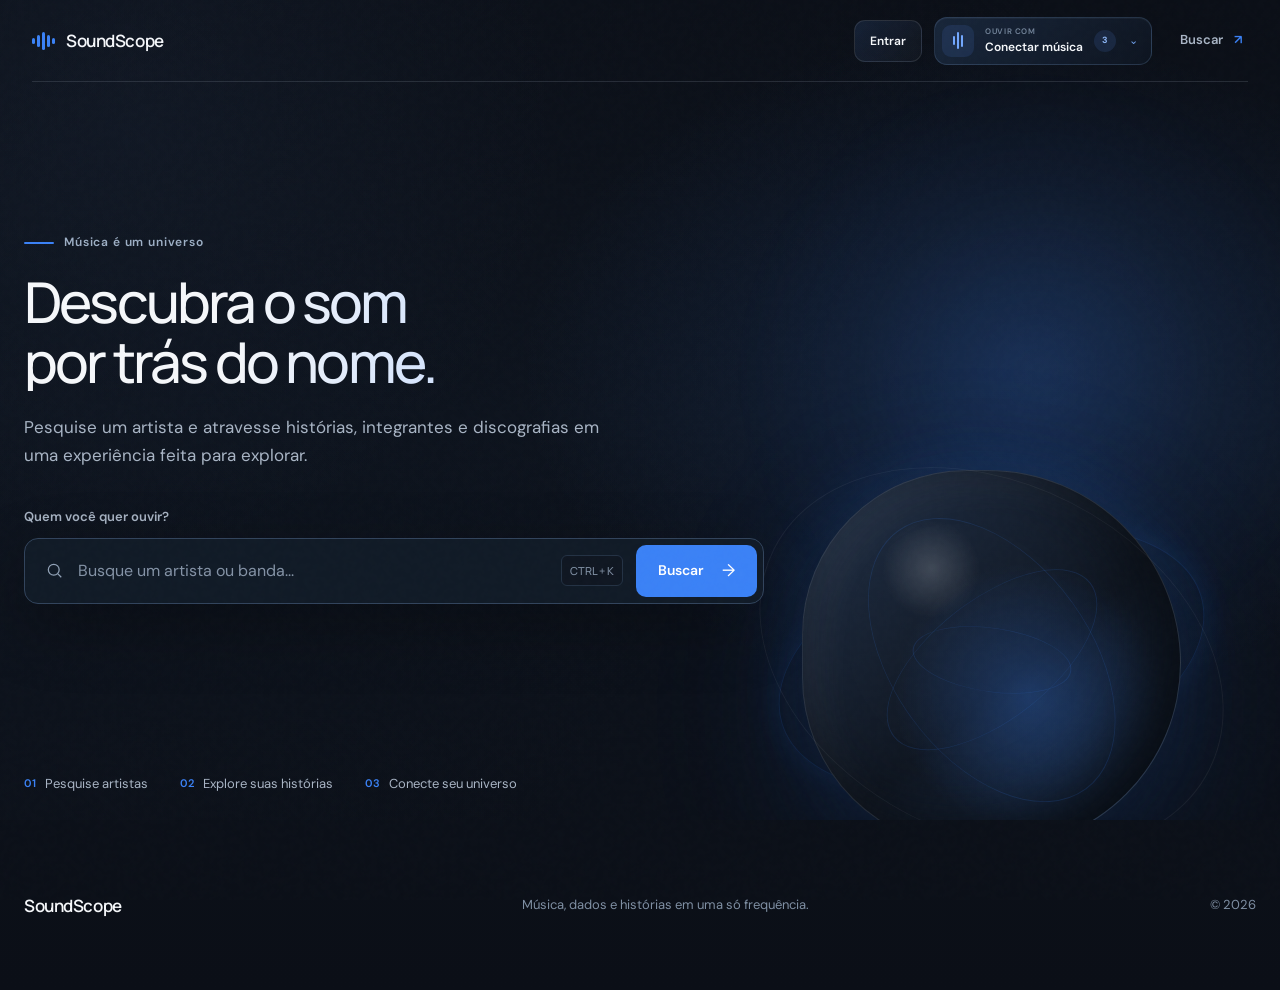
<file: frontend/index.html>
<!doctype html>
<html lang="pt-BR">
<head>
  <meta charset="UTF-8">
  <meta name="viewport" content="width=device-width,initial-scale=1,viewport-fit=cover">
  <meta name="description" content="SoundScope — histórias, integrantes e discografias de artistas que marcaram a música.">
  <meta name="theme-color" content="#0b0f17">
  <title>SoundScope</title>
  <link rel="preconnect" href="https://fonts.googleapis.com">
  <link rel="preconnect" href="https://fonts.gstatic.com" crossorigin>
  <link href="https://fonts.googleapis.com/css2?family=DM+Sans:wght@400;500;600&amp;family=Manrope:wght@400;500;600&amp;display=swap" rel="stylesheet">
  <link rel="stylesheet" href="css/styles.css">
  <link rel="stylesheet" href="css/motion.css">
  <link rel="stylesheet" href="css/performance.css">
  <link rel="stylesheet" href="css/providers.css">
  <link rel="stylesheet" href="css/ux.css">
  <link rel="stylesheet" href="css/accounts.css">
  <script src="js/spotify-auth.js" defer></script>
  <script src="js/spotify-catalog.js" defer></script>
  <script src="js/spotify-insights.js" defer></script>
  <script src="js/spotify-history.js" defer></script>
  <script src="js/spotify-orbit.js" defer></script>
  <script src="js/orbit-share.js" defer></script>
  <script src="js/discography.js" defer></script>
  <script src="js/story-mode.js" defer></script>
  <script src="js/app.js" defer></script>
  <script src="js/performance.js" defer></script>
  <script src="js/providers.js" defer></script>
  <script src="js/ux.js" defer></script>
  <script src="js/accounts-config.js" defer></script>
  <script src="js/accounts.js" defer></script>
  <link rel="icon" type="image/png" sizes="16x16" href="assets/favicon-16.png">
  <link rel="icon" type="image/png" sizes="32x32" href="assets/favicon-32.png">
  <link rel="icon" type="image/png" sizes="96x96" href="assets/favicon-96.png">
  <link rel="icon" type="image/png" sizes="192x192" href="assets/favicon-192.png">
  <link rel="icon" type="image/png" sizes="512x512" href="assets/soundscope-icon-512.png">
  <link rel="apple-touch-icon" sizes="180x180" href="assets/apple-touch-icon.png">
</head>
<body>
  <a class="skip-link" href="#conteudo">Ir para o conteúdo</a>
  <header class="topbar">
    <a class="brand" href="#inicio" aria-label="SoundScope, início"><span class="brand-mark" aria-hidden="true"><i></i><i></i><i></i><i></i><i></i></span>SoundScope</a>
    <nav class="scope-nav is-hidden" aria-label="Navegação principal"><a class="is-active" href="#inicio" aria-current="page">Descobrir</a><a class="nav-collection" href="#discografia">Discografia</a><a class="is-hidden" id="insights-nav" href="#meu-soundscope">Meu SoundScope</a></nav>
    <div class="topbar-actions">
      <button class="account-entry" id="account-entry" type="button" aria-haspopup="dialog"><span class="account-entry__guest">Entrar</span><span class="account-entry__user is-hidden"><b id="account-avatar">SS</b><span id="account-name">Minha conta</span></span></button>
      <button class="audio-hub" id="provider-switcher" type="button" aria-expanded="false" aria-controls="provider-panel">
        <span class="audio-hub__icon" aria-hidden="true"><i></i><i></i><i></i></span>
        <span class="audio-hub__copy"><small>Ouvir com</small><strong>Conectar música</strong></span>
        <span class="audio-hub__state" id="audio-hub-state" aria-hidden="true">3</span>
        <span class="audio-hub__chevron" aria-hidden="true">⌄</span>
      </button>
      <button class="spotify-button is-hidden" id="spotify-connect" type="button" aria-describedby="spotify-status"><svg viewBox="0 0 24 24" aria-hidden="true"><path d="M12 2a10 10 0 1 0 0 20 10 10 0 0 0 0-20Zm4.58 14.42a.62.62 0 0 1-.85.2c-2.34-1.43-5.28-1.75-8.74-.96a.62.62 0 1 1-.28-1.2c3.78-.87 7.03-.5 9.67 1.1.3.18.39.57.2.86Zm1.22-2.7a.77.77 0 0 1-1.06.26c-2.68-1.65-6.77-2.12-9.94-1.16a.77.77 0 1 1-.45-1.48c3.63-1.1 8.14-.57 11.2 1.31.37.23.48.7.25 1.06Zm.1-2.8C14.69 9 9.38 8.82 6.32 9.75a.93.93 0 1 1-.54-1.77c3.52-1.07 9.38-.86 13.07 1.33a.92.92 0 0 1-.94 1.6Z"/></svg><span>Conectar Spotify</span></button>
      <button class="spotify-disconnect is-hidden" id="spotify-disconnect" type="button"><span aria-hidden="true">✓</span> Spotify conectado</button>
      <button class="text-button" id="nav-search" type="button">Buscar <span aria-hidden="true">↗</span></button>
    </div>
    <p class="spotify-status" id="spotify-status" role="status" aria-live="polite"></p>
    <aside class="provider-panel is-hidden" id="provider-panel" aria-label="Plataformas de música">
      <header><div><small>SoundScope 2.1</small><strong>Suas plataformas</strong></div><button id="provider-close" type="button" aria-label="Fechar">×</button></header>
      <p>Conecte apenas os serviços que você usa. Cada dado mantém sua plataforma de origem.</p>
      <div class="provider-card provider-card--spotify"><span class="provider-icon">●</span><div><strong>Spotify</strong><small id="provider-spotify-state">Disponível</small></div><button id="provider-spotify-action" type="button">Conectar</button></div>
      <p class="provider-message" id="provider-message" role="status" aria-live="polite"></p>
    </aside>
  </header>

  <section class="account-modal is-hidden" id="account-modal" role="dialog" aria-modal="true" aria-labelledby="account-title">
    <div class="account-modal__backdrop" data-account-close></div>
    <div class="account-card">
      <button class="account-close" type="button" data-account-close aria-label="Fechar">×</button>
      <p class="kicker"><span></span> SoundScope Account</p>
      <h2 id="account-title">Seu universo.<br>Em qualquer lugar.</h2>
      <p class="account-lead">Crie sua identidade SoundScope para guardar descobertas, conectar plataformas e levar seu universo musical com você.</p>
      <div class="account-tabs" role="tablist"><button class="is-active" type="button" data-account-tab="login">Entrar</button><button type="button" data-account-tab="signup">Criar conta</button></div>
      <form class="account-form" id="account-login-form"><label>E-mail<input type="email" name="email" autocomplete="email" required placeholder="voce@email.com"></label><label>Senha<input type="password" name="password" autocomplete="current-password" required minlength="8" placeholder="••••••••"></label><button class="account-primary" type="submit">Entrar no SoundScope <span>→</span></button><button class="account-forgot" id="account-forgot" type="button">Esqueci minha senha</button></form>
      <form class="account-form is-hidden" id="account-signup-form"><label>Nome<input type="text" name="name" autocomplete="name" required maxlength="60" placeholder="Como vamos chamar você?"></label><label>Username<input type="text" name="username" autocomplete="username" required maxlength="30" pattern="[A-Za-z0-9._-]+" placeholder="@seuusername"></label><label>E-mail<input type="email" name="email" autocomplete="email" required placeholder="voce@email.com"></label><label>Senha<input type="password" name="password" autocomplete="new-password" required minlength="8" placeholder="Mínimo de 8 caracteres"></label><button class="account-primary" type="submit">Criar minha conta <span>→</span></button></form>
      <div class="account-divider account-divider--providers"><span>ou continue com</span></div><div class="account-social"><button type="button" data-account-provider="Google"><span class="account-provider-icon account-provider-icon--google" aria-hidden="true"><i></i><i></i><i></i><i></i></span><span>Continuar com Google</span></button></div><section class="account-recovery is-hidden" id="account-recovery"><p>Recupere o acesso à sua conta SoundScope.</p><form class="account-form" id="account-recovery-form"><label>E-mail<input type="email" name="email" autocomplete="email" required placeholder="voce@email.com"></label><button class="account-primary" type="submit">Enviar código <span>→</span></button></form></section><section class="account-reset is-hidden" id="account-reset"><p>Digite o código recebido e escolha uma nova senha.</p><form class="account-form" id="account-reset-form"><label>Código<input type="text" name="code" inputmode="numeric" autocomplete="one-time-code" required maxlength="8"></label><label>Nova senha<input type="password" name="password" autocomplete="new-password" required minlength="8"></label><button class="account-primary" type="submit">Definir nova senha <span>→</span></button></form></section><section class="account-confirm is-hidden" id="account-confirm"><p>Enviamos um código para o seu e-mail.</p><form class="account-form" id="account-confirm-form"><label>Código de confirmação<input type="text" name="code" inputmode="numeric" autocomplete="one-time-code" required maxlength="8" placeholder="Digite o código"></label><button class="account-primary" type="submit">Confirmar minha conta <span>→</span></button></form></section><p class="account-status" id="account-status" role="status" aria-live="polite"></p>
      <footer>SoundScope Account · identidade independente das suas plataformas musicais</footer>
    </div>
  </section>
  <aside class="account-menu is-hidden" id="account-menu" aria-label="Menu da conta"><div class="account-menu__identity"><b id="account-menu-avatar">SS</b><div><strong id="account-menu-name">SoundScope</strong><small id="account-menu-email"></small></div></div><button type="button" id="account-menu-profile">Meu perfil <span>→</span></button><button type="button" id="account-menu-platforms">Plataformas conectadas <span>→</span></button><button type="button" id="account-logout">Sair da conta <span>↗</span></button></aside>

  <main id="conteudo">
    <section class="home" id="inicio" aria-labelledby="hero-title">
      <div class="ambient" aria-hidden="true"></div>
      <div class="sound-orb" id="sound-orb" aria-hidden="true"><div class="orb-core"></div><i></i><i></i><i></i></div>
      <div class="home-copy">
        <p class="kicker"><span></span> Música é um universo</p>
        <h1 id="hero-title">Descubra o som<br>por trás do nome.</h1>
        <p>Pesquise um artista e atravesse histórias, integrantes e discografias em uma experiência feita para explorar.</p>
      </div>
      <div class="search-area">
        <p class="search-prompt">Quem você quer ouvir?</p>
        <form class="search" id="search-form" role="search" novalidate>
          <svg aria-hidden="true" viewBox="0 0 24 24"><circle cx="10.5" cy="10.5" r="6.5"></circle><path d="m15.5 15.5 4 4"></path></svg>
          <label class="sr-only" for="artist-input">Busque um artista ou banda</label>
          <input id="artist-input" name="artist" type="search" placeholder="Busque um artista ou banda..." autocomplete="off" maxlength="120" aria-describedby="form-message">
          <kbd aria-hidden="true">CTRL&nbsp;+&nbsp;K</kbd>
          <button id="search-button" type="submit"><span>Buscar</span><b aria-hidden="true">→</b></button>
        </form>
        <p class="form-message" id="form-message" role="alert" aria-live="polite"></p>
      </div>
      <div class="home-path" aria-label="Explore no SoundScope">
        <span><b>01</b> Pesquise artistas</span><span><b>02</b> Explore suas histórias</span><span><b>03</b> Conecte seu universo</span>
      </div>
    </section>

    <section class="loading is-hidden" id="loading-state" aria-live="polite" aria-label="Buscando artista">
      <div class="signal-loader" aria-hidden="true"><i></i><i></i><i></i><i></i><i></i></div>
      <p>Buscando artista</p><span>Sintonizando histórias, pessoas e lançamentos</span>
    </section>

    <section class="error-state is-hidden" id="error-state" role="alert" aria-live="assertive">
      <p class="kicker"><span></span> Sinal não encontrado</p><h2>Não conseguimos encontrar esse artista.</h2><p id="error-message"></p>
      <button class="outline-button" id="retry-search" type="button">Tentar outra busca <span>→</span></button>
    </section>

    <article class="artist is-hidden" id="result" aria-labelledby="artist-name" tabindex="-1">
      <header class="artist-hero">
        <div class="artist-photo"><img id="artist-image" alt="" src="assets/artist-placeholder.svg"><div></div></div>
        <div class="artist-intro">
          <p class="kicker"><span></span> Perfil do artista</p><h2 id="artist-name"></h2>
          <p class="artist-meta" id="artist-meta"></p><p class="artist-formed" id="artist-formed"></p>
        </div>
        <span class="vertical-note" aria-hidden="true">SOUNDSCOPE / ARQUIVO</span>
      </header>

      <nav class="artist-nav" aria-label="Seções do artista">
        <a href="#visao-geral" class="is-active">Visão geral</a><a href="#historia">A história</a><a href="#integrantes" id="members-nav">Integrantes</a><a href="#discografia" id="albums-nav">Discografia</a>
        <button id="new-search" type="button">Nova busca <span>⌕</span></button>
      </nav>

      <section class="story-entry" aria-labelledby="story-entry-title">
        <div><p>Experiência editorial</p><h3 id="story-entry-title">Story Mode</h3><span>Uma trajetória em registros.</span></div>
        <button id="story-mode-open" type="button" aria-expanded="false" aria-controls="story-mode">Explorar a história <b aria-hidden="true">→</b></button>
      </section>

      <section class="overview reveal" id="visao-geral" aria-labelledby="overview-title">
        <div class="section-index"><span>01</span><i></i><p>Visão geral</p></div>
        <div><h3 id="overview-title">Uma identidade<br>em frequências.</h3><dl class="facts" aria-label="Informações do artista">
          <div id="genre-fact"><dt>Gênero</dt><dd id="artist-genre"></dd></div><div id="country-fact"><dt>Origem</dt><dd id="artist-country"></dd></div><div id="year-fact"><dt>Desde</dt><dd id="artist-year"></dd></div>
        </dl></div>
      </section>

      <section class="story reveal" id="historia" aria-labelledby="story-title">
        <div class="section-index"><span>02</span><i></i><p>A história</p></div>
        <div class="story-layout"><h3 id="story-title">A história</h3><div class="biography-wrap" id="biography-wrap"><p id="artist-biography"></p><button class="read-more is-hidden" id="read-more" type="button" aria-expanded="false">Ler mais <span>↓</span></button></div></div>
      </section>

      <section class="members reveal" id="integrantes" aria-labelledby="members-title">
        <div class="section-heading"><div class="section-index"><span>03</span><i></i><p>Integrantes</p></div><div><h3 id="members-title">Por trás do som</h3><p>As pessoas que deram forma à identidade do artista.</p></div></div>
        <div class="members-list" id="artist-members"></div>
      </section>

      <section class="discography reveal" id="discografia" aria-labelledby="albums-title">
        <div class="section-heading"><div class="section-index"><span>04</span><i></i><p>Discografia</p></div><div><h3 id="albums-title">Discografia</h3><p id="timeline-range">Lançamentos em ordem cronológica</p></div></div>
        <div class="discography-filters" id="discography-filters" role="tablist" aria-label="Categorias da discografia"></div>
        <div class="timeline" id="artist-albums" tabindex="0" aria-label="Linha do tempo da discografia" role="tabpanel"></div>
        <button class="load-more is-hidden" id="albums-load-more" type="button">Carregar mais</button>
      </section>

      <button class="data-trigger" id="data-trigger" type="button" aria-expanded="false" aria-controls="data-panel"><span class="data-dot"></span> Fontes dos dados <b>+</b></button>
      <aside class="data-panel" id="data-panel" aria-hidden="true" aria-labelledby="data-title">
        <button id="data-close" type="button" aria-label="Fechar painel">×</button><p class="kicker">Sinal SoundScope</p><h3 id="data-title">Fontes dos dados</h3>
        <div><span>Fontes conectadas</span><strong id="source-names"></strong></div><div id="source-ids-wrap"><span>IDs de origem</span><code id="source-ids"></code></div>
        <small>Informações reunidas de múltiplas fontes musicais.</small>
      </aside><div class="panel-backdrop" id="panel-backdrop"></div>
    </article>

    <section class="story-mode is-hidden" id="story-mode" aria-hidden="true" aria-labelledby="story-mode-title" aria-modal="true" role="dialog">
      <header class="story-mode__bar"><a class="brand" href="#inicio" tabindex="-1">SoundScope</a><p data-story-progress aria-live="polite"></p><button data-story-close type="button">Fechar <span aria-hidden="true">×</span></button></header>
      <div data-story-content></div>
    </section>

    <section class="insights is-hidden" id="meu-soundscope" aria-labelledby="insights-title">
      <header class="insights-hero">
        <div><p class="kicker"><span></span> Meu SoundScope</p><h2 id="insights-title">Seu universo<br>musical.</h2><p>Uma leitura dos artistas e músicas que mais acompanharam você.</p></div>
        <a class="spotify-profile is-hidden" id="spotify-profile" target="_blank" rel="noopener noreferrer"><img id="spotify-profile-image" alt=""><span><small>Perfil Spotify</small><strong id="spotify-profile-name"></strong></span><b aria-hidden="true">↗</b></a>
      </header>
      <div class="period-selector" role="group" aria-label="Período dos dados">
        <button class="is-active" type="button" data-range="short_term" aria-pressed="true">4 semanas</button><button type="button" data-range="medium_term" aria-pressed="false">6 meses</button><button type="button" data-range="long_term" aria-pressed="false">Longo prazo</button>
      </div>
      <p class="insights-status" id="insights-status" role="status" aria-live="polite"></p>
      <section class="orbit-entry" aria-labelledby="orbit-entry-title">
        <div><p>Experiência 01</p><h3 id="orbit-entry-title">Minha Órbita</h3><span>Seu universo musical agora.</span></div>
        <button id="orbit-enter" type="button" aria-expanded="false" aria-controls="minha-orbita">Entrar na Minha Órbita <b aria-hidden="true">→</b></button>
      </section>
      <section class="orbit is-hidden" id="minha-orbita" aria-labelledby="orbit-title">
        <header><div><p>Mapa pessoal / <span data-orbit-range>4 semanas</span></p><h3 id="orbit-title">Seu universo musical,<br>navegável.</h3></div><button id="orbit-close" type="button">Fechar <span aria-hidden="true">×</span></button></header>
        <p class="sr-only" data-orbit-status role="status" aria-live="polite"></p>
        <div class="orbit-composition">
          <div class="orbit-stage" data-orbit-stage><div class="orbit-center" aria-hidden="true"><small>Meu</small><strong>Sound<br>Scope</strong></div></div>
          <aside class="orbit-panel" data-orbit-panel aria-live="polite"></aside>
        </div>
        <button class="orbit-share-trigger" id="orbit-share-open" type="button" aria-haspopup="dialog" aria-controls="orbit-share">Compartilhar minha órbita <span aria-hidden="true">↗</span></button>
        <p class="orbit-note">As linhas indicam apenas que estes artistas pertencem à sua órbita. A dimensão reflete a posição no ranking do período, não quantidade de audições.</p>
      </section>
      <section class="insights-section" aria-labelledby="top-artists-title"><div class="insights-heading"><p>01 / Afinidades</p><h3 id="top-artists-title">Artistas mais ouvidos</h3></div><div class="ranking" id="top-artists"></div></section>
      <section class="insights-section" aria-labelledby="top-tracks-title"><div class="insights-heading"><p>02 / Repertório</p><h3 id="top-tracks-title">Músicas mais ouvidas</h3></div><div class="ranking" id="top-tracks"></div></section>
      <section class="insights-section history-section" aria-labelledby="history-title">
        <div class="insights-heading history-heading"><p>03 / Histórico</p><div><h3 id="history-title">Últimas escutas</h3><button class="history-refresh" id="history-refresh" type="button">Atualizar</button></div></div>
        <p class="insights-status" id="history-status" role="status" aria-live="polite"></p>
        <div class="history" id="spotify-history"></div>
      </section>
    </section>
  </main>
  <section class="orbit-share is-hidden" id="orbit-share" role="dialog" aria-modal="true" aria-hidden="true" aria-labelledby="orbit-share-title" aria-describedby="orbit-share-description">
    <div class="orbit-share__backdrop" data-share-close></div>
    <div class="orbit-share__dialog">
      <header class="orbit-share__header">
        <div><p>SoundScope Share V1</p><h2 id="orbit-share-title">Sua órbita, pronta para compartilhar.</h2></div>
        <button class="orbit-share__close" type="button" data-share-close aria-label="Fechar preview">Fechar <span aria-hidden="true">×</span></button>
      </header>
      <div class="orbit-share__content">
        <div class="orbit-share__preview"><canvas width="1080" height="1920" data-share-canvas aria-label="Preview vertical da Minha Órbita"></canvas></div>
        <aside class="orbit-share__controls">
          <p id="orbit-share-description">A imagem é criada neste navegador com os artistas já carregados. Nenhum dado é enviado ao SoundScope.</p>
          <button type="button" data-share-generate>Gerar Story <span aria-hidden="true">→</span></button>
          <button type="button" data-share-download disabled>Baixar PNG <span aria-hidden="true">↓</span></button>
          <button type="button" data-share-share disabled>Compartilhar <span aria-hidden="true">↗</span></button>
          <p class="orbit-share__status" data-share-status role="status" aria-live="polite"></p>
        </aside>
      </div>
    </div>
  </section>
  <footer class="site-footer"><a class="brand" href="#inicio">SoundScope</a><p>Música, dados e histórias em uma só frequência.</p><span>© 2026</span></footer>
</body>
</html>
</file>
<file: frontend/css/styles.css>
:root{color-scheme:dark;--bg:#090a0c;--bg2:#0e1013;--surface:#14171b;--raised:#191d22;--text:#f2f3f4;--muted:#a5aab2;--faint:#707780;--line:rgba(255,255,255,.08);--accent:#628a9a;--accent-rgb:98,138,154;--max:1380px;--pad:max(24px,calc((100vw - var(--max))/2));--ease:cubic-bezier(.2,.7,.2,1)}
*{box-sizing:border-box}html{scroll-behavior:smooth;scroll-padding-top:80px}body{margin:0;overflow-x:hidden;background:var(--bg);color:var(--text);font-family:"DM Sans",sans-serif;-webkit-font-smoothing:antialiased}body:after{content:"";position:fixed;inset:0;z-index:50;pointer-events:none;opacity:.025;background-image:url("data:image/svg+xml,%3Csvg viewBox='0 0 150 150' xmlns='http://www.w3.org/2000/svg'%3E%3Cfilter id='n'%3E%3CfeTurbulence type='fractalNoise' baseFrequency='.9' numOctaves='3' stitchTiles='stitch'/%3E%3C/filter%3E%3Crect width='100%25' height='100%25' filter='url(%23n)'/%3E%3C/svg%3E")}button,input{font:inherit}button,a{color:inherit}button{cursor:pointer}a{text-decoration:none}img{display:block;max-width:100%}::selection{background:rgba(var(--accent-rgb),.45)}.is-hidden{display:none!important}.sr-only{position:absolute;width:1px;height:1px;padding:0;margin:-1px;overflow:hidden;clip:rect(0,0,0,0);white-space:nowrap;border:0}.skip-link{position:fixed;z-index:100;top:8px;left:8px;padding:10px 16px;background:var(--text);color:var(--bg);transform:translateY(-150%)}.skip-link:focus{transform:none}:focus-visible{outline:2px solid #7699a6;outline-offset:4px}
.topbar{position:absolute;z-index:10;top:0;left:50%;width:min(calc(100% - 48px),var(--max));height:92px;display:grid;grid-template-columns:1fr auto 1fr;align-items:center;border-bottom:1px solid var(--line);transform:translateX(-50%)}.brand{display:flex;align-items:center;gap:11px;width:max-content;font:600 15px Manrope,sans-serif;letter-spacing:-.02em}.brand-mark{height:18px;display:flex;align-items:center;gap:2px}.brand-mark i{width:2px;background:var(--accent)}.brand-mark i:nth-child(1),.brand-mark i:nth-child(5){height:6px}.brand-mark i:nth-child(2),.brand-mark i:nth-child(4){height:12px}.brand-mark i:nth-child(3){height:18px}.topbar nav{display:flex;gap:40px;color:var(--muted);font-size:12px}.topbar a:hover,.text-button:hover{color:var(--text)}.text-button{justify-self:end;padding:8px 0;border:0;background:none;color:var(--muted);font-size:12px}.text-button span{margin-left:8px;color:var(--accent)}
.home{position:relative;min-height:100svh;padding:130px var(--pad) 42px;display:flex;flex-direction:column;justify-content:center;overflow:hidden}.ambient{position:absolute;inset:0;background:radial-gradient(ellipse 55% 48% at 72% 49%,rgba(var(--accent-rgb),.095),transparent 70%),linear-gradient(110deg,transparent 55%,rgba(255,255,255,.012));pointer-events:none}.home-copy{position:relative;z-index:2;width:min(610px,55%);margin-top:-2vh}.kicker{display:flex;align-items:center;gap:10px;margin:0 0 26px;color:var(--muted);font-size:10px;font-weight:600;letter-spacing:.16em;text-transform:uppercase}.kicker span{width:26px;height:1px;background:var(--accent)}.home h1{margin:0;font:500 clamp(44px,5vw,64px)/1.04 Manrope,sans-serif;letter-spacing:-.055em}.home-copy>p:last-child{max-width:540px;margin:28px 0 0;color:var(--muted);font-size:17px;line-height:1.7}.sound-orb{position:absolute;z-index:1;top:50%;right:clamp(-40px,5vw,80px);width:min(42vw,550px);aspect-ratio:1;border-radius:50%;transform:translate3d(var(--orb-x,0),calc(-50% + var(--orb-y,0)),0);transition:transform 1.5s var(--ease),opacity .6s}.orb-core{position:absolute;inset:12%;border:1px solid rgba(255,255,255,.09);border-radius:46% 54% 52% 48%;background:radial-gradient(circle at 36% 28%,rgba(255,255,255,.14),transparent 14%),radial-gradient(circle at 62% 62%,rgba(var(--accent-rgb),.2),transparent 38%),linear-gradient(135deg,#181c20,#0c0e11 52%,#252c31);box-shadow:inset -25px -20px 60px #070809,inset 18px 15px 42px rgba(255,255,255,.035),0 45px 110px rgba(0,0,0,.45);animation:orb-breathe 12s ease-in-out infinite}.sound-orb:before,.sound-orb:after,.sound-orb i{content:"";position:absolute;inset:6%;border:1px solid rgba(var(--accent-rgb),.15);border-radius:50%;transform:rotate(-17deg) scaleY(.55)}.sound-orb:after{inset:1%;transform:rotate(27deg) scaleY(.72);border-color:rgba(255,255,255,.055)}.sound-orb i{inset:18%;transform:rotate(54deg) scaleY(.62)}.sound-orb i:nth-of-type(2){inset:25%;transform:rotate(-38deg) scaleY(.48)}.sound-orb i:nth-of-type(3){inset:34%;transform:rotate(8deg) scaleY(.4)}.home.is-searching .sound-orb{opacity:.2;transform:translate3d(var(--orb-x,0),calc(-50% + var(--orb-y,0)),0) scale(.78)}
.search-area{position:relative;z-index:3;width:min(710px,62%);margin-top:56px}.search-prompt{margin:0 0 12px;color:var(--faint);font-size:10px;font-weight:600;letter-spacing:.14em;text-transform:uppercase}.search{width:100%;min-width:0;height:68px;padding:6px 6px 6px 20px;display:flex;align-items:center;gap:13px;border:1px solid rgba(255,255,255,.13);background:rgba(20,23,27,.78);box-shadow:0 24px 70px rgba(0,0,0,.25);backdrop-filter:blur(18px);transition:border-color .25s,background .25s}.search:focus-within{border-color:rgba(var(--accent-rgb),.7);background:rgba(25,29,34,.9)}.search svg{width:20px;flex:0 0 20px;fill:none;stroke:var(--muted);stroke-width:1.5}.search input{min-width:0;width:100%;height:100%;padding:0;border:0;outline:0;background:transparent;color:var(--text);font-size:15px;white-space:nowrap}.search input::placeholder{color:#7f858d}.search kbd{flex:0 0 auto;padding:7px 8px;border:1px solid var(--line);color:var(--faint);background:rgba(255,255,255,.02);font:500 9px Manrope,sans-serif;white-space:nowrap}.search button{height:54px;flex:0 0 auto;padding:0 20px;border:0;display:flex;align-items:center;gap:18px;background:var(--text);color:var(--bg);font-size:12px;font-weight:600;transition:background .2s,transform .2s}.search button:hover{background:#d9e2e5;transform:translateY(-1px)}.search button:disabled{cursor:wait;opacity:.55}.search button b{font-size:17px;font-weight:400}.form-message{min-height:18px;margin:9px 0 0;color:#d6a3a3;font-size:12px}.home-foot{position:absolute;z-index:2;right:var(--pad);bottom:42px;display:flex;align-items:center;gap:14px;color:var(--faint);font-size:9px;letter-spacing:.13em;text-transform:uppercase}.home-foot i{width:40px;height:1px;background:var(--line)}
.loading{min-height:100svh;padding:120px 24px;display:flex;flex-direction:column;align-items:center;justify-content:center;background:radial-gradient(circle at center,rgba(var(--accent-rgb),.08),transparent 36%);text-align:center}.signal-loader{height:74px;display:flex;align-items:center;gap:7px}.signal-loader i{width:2px;height:15px;background:var(--accent);animation:signal 1.2s ease-in-out infinite}.signal-loader i:nth-child(2),.signal-loader i:nth-child(4){animation-delay:-.2s}.signal-loader i:nth-child(3){animation-delay:-.4s}.signal-loader i:nth-child(5){animation-delay:-.6s}.loading p{margin:20px 0 9px;font:500 14px Manrope,sans-serif;letter-spacing:.14em;text-transform:uppercase}.loading>span{color:var(--faint);font-size:12px}.error-state{min-height:85svh;width:min(650px,calc(100% - 48px));margin:auto;display:flex;flex-direction:column;align-items:flex-start;justify-content:center}.error-state h2{margin:0 0 20px;font:500 clamp(36px,5vw,58px)/1.08 Manrope,sans-serif;letter-spacing:-.05em}.error-state>p:not(.kicker){color:var(--muted);line-height:1.7}.outline-button{margin-top:25px;padding:14px 18px;border:1px solid var(--line);background:transparent;font-size:12px}.outline-button span{margin-left:20px;color:var(--accent)}
.artist{--artist-pad:var(--pad);position:relative}.artist-hero{position:relative;min-height:100svh;padding:120px var(--artist-pad) 9vh;display:flex;align-items:flex-end;overflow:hidden}.artist-photo{position:absolute;inset:0 0 0 34%;overflow:hidden;background:var(--surface)}.artist-photo img{width:100%;height:100%;object-fit:cover;object-position:center 28%;filter:saturate(.65) contrast(1.06);animation:image-in .9s var(--ease) both}.artist-photo>div{position:absolute;inset:0;background:linear-gradient(90deg,var(--bg) 0%,rgba(9,10,12,.7) 24%,transparent 66%),linear-gradient(0deg,var(--bg),transparent 30%),rgba(var(--accent-rgb),.035);mix-blend-mode:normal}.artist-intro{position:relative;z-index:2;max-width:900px}.artist-intro h2{max-width:950px;margin:0;font:500 clamp(48px,6vw,72px)/.98 Manrope,sans-serif;letter-spacing:-.06em;text-wrap:balance}.artist-meta{margin:30px 0 8px;color:#d7dade;font-size:15px}.artist-formed{margin:0;color:var(--muted);font-size:12px}.vertical-note{position:absolute;z-index:3;right:20px;top:50%;color:var(--faint);font-size:8px;letter-spacing:.22em;transform:rotate(90deg) translateX(50%)}.artist-nav{position:sticky;z-index:12;top:0;height:72px;padding:0 var(--artist-pad);display:flex;align-items:center;gap:34px;overflow-x:auto;border-bottom:1px solid var(--line);background:rgba(9,10,12,.88);backdrop-filter:blur(18px);scrollbar-width:none}.artist-nav a{position:relative;flex:0 0 auto;color:var(--muted);font-size:11px}.artist-nav a:hover,.artist-nav a.is-active{color:var(--text)}.artist-nav a.is-active:after{content:"";position:absolute;left:0;right:0;bottom:-28px;height:1px;background:var(--accent)}.artist-nav button{flex:0 0 auto;margin-left:auto;padding:10px 0;border:0;background:none;color:var(--muted);font-size:11px}.artist-nav button span{margin-left:8px;color:var(--accent)}
.overview,.story,.members,.discography{padding:130px var(--artist-pad);border-bottom:1px solid var(--line)}.overview{display:grid;grid-template-columns:220px 1fr;gap:40px;background:var(--bg2)}.section-index{display:flex;align-items:center;gap:14px;height:max-content;color:var(--faint);font-size:9px;letter-spacing:.15em;text-transform:uppercase}.section-index span{color:var(--accent)}.section-index i{width:30px;height:1px;background:var(--line)}.section-index p{margin:0}.overview h3,.section-heading h3,.story h3{margin:-8px 0 64px;font:500 clamp(32px,4vw,48px)/1.08 Manrope,sans-serif;letter-spacing:-.05em}.facts{display:grid;grid-template-columns:repeat(3,minmax(0,1fr));max-width:820px;margin:0;border-top:1px solid var(--line)}.facts div{min-width:0;padding:22px 20px 0 0}.facts div+div{padding-left:25px;border-left:1px solid var(--line)}.facts dt{margin-bottom:10px;color:var(--faint);font-size:9px;letter-spacing:.12em;text-transform:uppercase}.facts dd{margin:0;overflow-wrap:anywhere;font-size:14px}.story{display:grid;grid-template-columns:220px 1fr;gap:40px}.story-layout{display:grid;grid-template-columns:minmax(180px,1fr) minmax(300px,1.5fr);gap:clamp(40px,8vw,130px)}.story h3{margin:0}.biography-wrap{max-width:730px}.biography-wrap p{margin:0;color:#bec2c7;font-size:clamp(17px,1.5vw,19px);line-height:1.85;white-space:pre-line}.biography-wrap.is-collapsed p{display:-webkit-box;overflow:hidden;-webkit-box-orient:vertical;-webkit-line-clamp:9}.read-more{margin-top:28px;padding:0 0 7px;border:0;border-bottom:1px solid var(--line);background:none;font-size:11px}.read-more span{margin-left:8px;color:var(--accent)}.section-heading{display:grid;grid-template-columns:220px 1fr;gap:40px;margin-bottom:75px}.section-heading h3{margin:0 0 14px}.section-heading>div:last-child>p{margin:0;color:var(--muted);font-size:13px}.members{background:var(--bg2)}.members-list{border-top:1px solid var(--line)}.member{min-height:104px;padding:24px 8px;display:grid;grid-template-columns:70px minmax(0,1.5fr) minmax(0,1fr) auto;align-items:center;gap:18px;border-bottom:1px solid var(--line);transition:background .3s,padding .3s}.member:hover,.member:focus-within{padding-left:18px;padding-right:18px;background:rgba(var(--accent-rgb),.035)}.member__number{color:var(--accent);font-size:9px}.member h4{margin:0;font:500 clamp(18px,2vw,25px) Manrope,sans-serif;letter-spacing:-.03em}.member p,.member__status{margin:0;color:var(--muted);font-size:11px}.member__status:before{content:"";display:inline-block;width:5px;height:5px;margin:0 8px 1px 0;border:1px solid var(--accent);border-radius:50%}
.discography{overflow:hidden}.discography-filters{display:flex;gap:8px;margin:-34px 0 30px 260px;padding-bottom:8px;overflow-x:auto;scrollbar-width:thin}.discography-filter{flex:0 0 auto;padding:11px 16px;border:1px solid var(--line);border-radius:999px;background:transparent;color:var(--muted);font:500 11px Manrope,sans-serif;white-space:nowrap;transition:background .25s,color .25s,border-color .25s}.discography-filter span{margin-left:7px;color:var(--faint);font-size:9px}.discography-filter.is-active{border-color:rgba(var(--accent-rgb),.45);background:rgba(var(--accent-rgb),.08);color:var(--text)}.timeline{position:relative;display:flex;gap:clamp(28px,4vw,60px);margin-right:calc(var(--artist-pad) * -1);padding:32px var(--artist-pad) 34px 0;overflow-x:auto;scroll-snap-type:x proximity;scrollbar-color:var(--accent) var(--surface);scrollbar-width:thin}.timeline:before{content:"";position:absolute;top:12px;left:0;right:0;height:1px;background:var(--line)}.album{position:relative;flex:0 0 clamp(230px,24vw,330px);scroll-snap-align:start}.album:before{content:"";position:absolute;top:-23px;left:0;width:5px;height:5px;border-radius:50%;background:var(--accent);box-shadow:0 0 0 5px var(--bg)}.album__visual{position:relative;aspect-ratio:1;overflow:hidden;background:var(--surface);box-shadow:0 24px 55px rgba(0,0,0,.24);transition:transform .45s var(--ease),box-shadow .45s}.album:hover .album__visual,.album:focus-within .album__visual{transform:translateY(-8px) scale(1.015);box-shadow:0 35px 70px rgba(0,0,0,.4)}.album__visual img{width:100%;height:100%;object-fit:cover;transition:transform .6s var(--ease)}.album:hover img{transform:scale(1.025)}.album__placeholder{position:absolute;inset:0;padding:24px;display:flex;flex-direction:column;justify-content:space-between;background:radial-gradient(circle at 75% 18%,rgba(var(--accent-rgb),.2),transparent 40%),repeating-linear-gradient(125deg,transparent 0 16px,rgba(255,255,255,.012) 16px 17px),var(--surface)}.album__placeholder span{color:var(--faint);font-size:8px;letter-spacing:.17em;text-transform:uppercase}.album__placeholder strong{font:500 22px/1.1 Manrope,sans-serif}.album__year{margin:20px 0 8px;color:var(--accent);font-size:10px;letter-spacing:.12em}.album h4{margin:0;font-size:15px;font-weight:500;line-height:1.35}
.data-trigger{position:fixed;z-index:14;right:22px;bottom:22px;padding:11px 14px;border:1px solid var(--line);display:flex;align-items:center;gap:9px;background:rgba(20,23,27,.9);backdrop-filter:blur(14px);font-size:10px}.data-trigger b{margin-left:8px;color:var(--accent)}.data-dot{width:5px;height:5px;border-radius:50%;background:var(--accent)}.data-panel{position:fixed;z-index:31;top:0;right:0;width:min(430px,100%);height:100%;padding:80px 45px;display:flex;flex-direction:column;background:#111418;border-left:1px solid var(--line);transform:translateX(105%);transition:transform .45s var(--ease)}.data-panel.is-open{transform:none}.data-panel>button{position:absolute;top:24px;right:25px;width:36px;height:36px;border:1px solid var(--line);background:none;font-size:20px}.data-panel h3{margin:0 0 55px;font:500 32px Manrope,sans-serif;letter-spacing:-.04em}.data-panel>div{padding:22px 0;display:grid;grid-template-columns:1fr 1.3fr;border-top:1px solid var(--line)}.data-panel div span{color:var(--faint);font-size:10px}.data-panel strong,.data-panel code{font:500 12px/1.9 Manrope,sans-serif;overflow-wrap:anywhere}.data-panel small{margin-top:auto;color:var(--faint);line-height:1.6}.panel-backdrop{position:fixed;z-index:30;inset:0;visibility:hidden;background:rgba(0,0,0,.52);opacity:0;transition:opacity .35s,visibility .35s}.panel-backdrop.is-open{visibility:visible;opacity:1}.site-footer{min-height:170px;padding:50px var(--pad);display:flex;align-items:center;justify-content:space-between;color:var(--faint);font-size:10px}.site-footer .brand{color:var(--text)}
.reveal{opacity:0;transform:translateY(24px);transition:opacity .7s var(--ease),transform .7s var(--ease)}.reveal.is-visible{opacity:1;transform:none}@keyframes orb-breathe{50%{transform:rotate(3deg) scale(1.025);border-radius:52% 48% 45% 55%}}@keyframes signal{0%,100%{height:12px;opacity:.35}50%{height:58px;opacity:1}}@keyframes image-in{from{opacity:0;filter:blur(12px) saturate(.3);transform:scale(1.025)}}
@media(max-width:900px){.home-copy{width:62%}.sound-orb{right:-13vw;width:55vw;opacity:.8}.search-area{width:70%}.overview,.story,.section-heading{grid-template-columns:150px 1fr}.story-layout{display:block}.story h3{margin-bottom:40px}.artist-photo{left:18%}}
@media(max-width:640px){:root{--pad:20px}.topbar{width:calc(100% - 40px);height:72px;grid-template-columns:1fr auto}.topbar nav{display:none}.home{min-height:100svh;padding-top:105px;padding-bottom:28px;justify-content:center}.home-copy{width:100%;margin-top:-8vh}.home h1{font-size:clamp(40px,12vw,52px);line-height:1.07}.home-copy>p:last-child{max-width:350px;font-size:15px;line-height:1.6}.sound-orb{top:31%;right:-24vw;width:76vw;opacity:.28}.search-area{width:100%;margin-top:42px}.search{height:auto;min-height:62px;padding:5px 5px 5px 15px;gap:10px}.search kbd{display:none}.search input{font-size:14px}.search button{width:48px;height:50px;padding:0;justify-content:center}.search button span{position:absolute;width:1px;height:1px;overflow:hidden;clip:rect(0,0,0,0)}.home-foot{right:auto;left:var(--pad);bottom:22px}.home-foot span:last-child{display:none}.artist-hero{min-height:82svh;padding-top:100px}.artist-photo{inset:0}.artist-photo>div{background:linear-gradient(0deg,var(--bg) 0%,rgba(9,10,12,.22) 65%,rgba(9,10,12,.42))}.artist-intro h2{font-size:clamp(42px,13vw,60px)}.vertical-note{display:none}.artist-nav{gap:24px;padding-right:16px}.artist-nav button{margin-left:8px}.overview,.story,.members,.discography{padding-top:85px;padding-bottom:85px}.overview,.story,.section-heading{display:block}.section-index{margin-bottom:45px}.overview h3,.section-heading h3,.story h3{font-size:34px;margin-bottom:45px}.facts{grid-template-columns:1fr}.facts div,.facts div+div{padding:17px 0;border-left:0;border-bottom:1px solid var(--line)}.story-layout{display:block}.biography-wrap p{font-size:17px;line-height:1.72}.section-heading{margin-bottom:52px}.member{grid-template-columns:32px 1fr auto;gap:8px}.member p{grid-column:2}.member__status{grid-column:3;grid-row:1;max-width:85px;text-align:right}.discography-filters{margin:-22px 0 24px}.timeline{gap:20px}.album{flex-basis:76vw}.data-trigger{right:12px;bottom:12px}.data-panel{padding:70px 25px 30px}.site-footer{align-items:flex-start;flex-direction:column;gap:20px}.site-footer p{margin:0}.nav-collection{display:none}}
@media(max-width:380px){.home-copy{margin-top:-5vh}.home h1{font-size:39px}.home-copy>p:last-child{font-size:14px}.search input::placeholder{font-size:13px}.artist-nav{gap:19px}.artist-nav a{font-size:10px}}
@media(prefers-reduced-motion:reduce){html{scroll-behavior:auto}*,*:before,*:after{animation-duration:.01ms!important;animation-iteration-count:1!important;transition-duration:.01ms!important}.reveal{opacity:1;transform:none}.sound-orb{transform:translateY(-50%)}}

.topbar-actions{justify-self:end;display:flex;align-items:center;gap:14px}.spotify-button,.spotify-disconnect{padding:8px 11px;border:1px solid var(--line);background:transparent;color:var(--muted);font-size:10px}.spotify-button:hover,.spotify-disconnect:hover{color:var(--text);border-color:rgba(var(--accent-rgb),.6)}.spotify-status{position:absolute;right:0;top:70px;margin:0;color:var(--muted);font-size:9px}.spotify-button:disabled{cursor:wait;opacity:.65}
.album[role=button]{cursor:pointer}.album__spotify{min-height:18px;margin-top:12px;color:var(--faint);font-size:10px;line-height:1.5}.album__spotify a{display:inline-block;padding-bottom:3px;border-bottom:1px solid rgba(var(--accent-rgb),.5);color:#c6d4d9;letter-spacing:.02em}.album__spotify a:hover{color:var(--text);border-color:var(--accent)}
@media(max-width:640px){.topbar-actions .text-button{display:none}.topbar-actions{gap:6px}.spotify-status{top:74px;max-width:210px;text-align:right}}

/* Meu SoundScope */
.insights{padding:150px var(--pad);border-top:1px solid var(--line);background:var(--bg2)}
.insights-hero{display:grid;grid-template-columns:minmax(0,1fr) auto;align-items:end;gap:60px;padding-bottom:80px}
.insights-hero h2{margin:22px 0 25px;font:500 clamp(48px,7vw,88px)/.95 Manrope,sans-serif;letter-spacing:-.065em}
.insights-hero>div>p:last-child{max-width:530px;margin:0;color:var(--muted);font-size:16px;line-height:1.7}
.spotify-profile{min-width:260px;padding:18px 0;display:grid;grid-template-columns:52px 1fr auto;align-items:center;gap:16px;border-top:1px solid var(--line);border-bottom:1px solid var(--line)}
.spotify-profile img,.ranking-row img,.ranking__placeholder{width:52px;height:52px;display:block;object-fit:cover;background:var(--surface)}
.spotify-profile img{border-radius:50%}.spotify-profile small{display:block;margin-bottom:5px;color:var(--faint);font-size:8px;letter-spacing:.15em;text-transform:uppercase}.spotify-profile strong{font:500 13px Manrope,sans-serif}.spotify-profile b{color:var(--accent);font-weight:400}
.period-selector{display:flex;gap:0;width:max-content;max-width:100%;margin-bottom:18px;border:1px solid var(--line)}
.period-selector button{padding:14px 22px;border:0;border-right:1px solid var(--line);background:transparent;color:var(--muted);font-size:9px;letter-spacing:.11em;text-transform:uppercase;white-space:nowrap}.period-selector button:last-child{border-right:0}.period-selector button.is-active{background:var(--text);color:var(--bg)}
.insights-status{min-height:22px;margin:0;color:var(--muted);font-size:11px}.insights[aria-busy=true] .ranking{opacity:.45}.ranking{transition:opacity .2s}
.insights-section{padding-top:95px}.insights-heading{display:grid;grid-template-columns:220px 1fr;gap:40px;margin-bottom:45px}.insights-heading p{margin:10px 0 0;color:var(--faint);font-size:9px;letter-spacing:.15em;text-transform:uppercase}.insights-heading h3{margin:0;font:500 clamp(31px,4vw,48px)/1.1 Manrope,sans-serif;letter-spacing:-.05em;text-transform:uppercase}
.ranking{border-top:1px solid var(--line)}.ranking-row{min-height:92px;padding:14px 8px;display:grid;grid-template-columns:55px 52px minmax(0,1fr) auto;align-items:center;gap:22px;border-bottom:1px solid var(--line)}.ranking-row--artist{min-height:100px}.ranking__number{color:var(--accent);font-size:9px}.ranking-row h4{margin:0;font:500 clamp(16px,2vw,22px) Manrope,sans-serif;letter-spacing:-.025em}.ranking-row p{margin:6px 0 0;color:var(--muted);font-size:11px;overflow-wrap:anywhere}.ranking-row>a{padding-bottom:4px;border-bottom:1px solid rgba(var(--accent-rgb),.4);color:var(--muted);font-size:9px;white-space:nowrap}.ranking-empty{padding:35px 8px;border-bottom:1px solid var(--line);color:var(--muted);font-size:12px}
@media(max-width:640px){.insights{padding-top:100px;padding-bottom:100px}.insights-hero{display:block;padding-bottom:55px}.insights-hero h2{font-size:52px}.spotify-profile{min-width:0;margin-top:40px}.period-selector{width:100%;overflow-x:auto}.period-selector button{min-width:max-content;flex:1;padding:13px 14px}.insights-section{padding-top:68px}.insights-heading{display:block;margin-bottom:30px}.insights-heading p{margin-bottom:18px}.insights-heading h3{font-size:29px}.ranking-row{min-height:78px;padding:12px 0;grid-template-columns:28px 46px minmax(0,1fr);gap:12px}.ranking-row img,.ranking-row .ranking__placeholder{width:46px;height:46px}.ranking-row>a{grid-column:3;margin-top:-4px;width:max-content}.ranking-row--artist>a{grid-column:3}.ranking-row h4{font-size:16px}.ranking-row p{font-size:10px;line-height:1.5}}
.load-more{display:block;margin:8px auto 0;padding:10px 18px;border:1px solid var(--line);background:transparent;color:var(--text);font:500 11px/1 Manrope,sans-serif;letter-spacing:.08em;text-transform:uppercase;cursor:pointer}.album__type{margin:8px 0 0;color:var(--faint);font-size:9px;letter-spacing:.1em;text-transform:uppercase}

/* Últimas escutas */
.history-heading>div{display:flex;align-items:center;justify-content:space-between;gap:24px}.history-refresh{padding:8px 0;border:0;border-bottom:1px solid rgba(var(--accent-rgb),.5);background:transparent;color:var(--muted);font-size:10px;letter-spacing:.08em;text-transform:uppercase}.history-refresh:disabled{cursor:wait;opacity:.5}.history[aria-busy=true]{opacity:.45}.history{transition:opacity .2s}.history-day{margin-top:42px}.history-day h4{margin:0;padding:0 8px 15px;border-bottom:1px solid var(--line);color:var(--muted);font-size:10px;font-weight:500;letter-spacing:.15em}.history-row{min-width:0;min-height:86px;padding:13px 8px;display:grid;grid-template-columns:55px 52px minmax(0,1fr) auto;align-items:center;gap:22px;border-bottom:1px solid var(--line)}.history-row time{color:var(--accent);font-size:10px}.history-row img,.history-row .ranking__placeholder{width:52px;height:52px}.history-row h5{margin:0;overflow-wrap:anywhere;font:500 clamp(15px,1.7vw,20px) Manrope,sans-serif;letter-spacing:-.02em}.history-row p{margin:6px 0 0;color:var(--muted);font-size:11px;line-height:1.5;overflow-wrap:anywhere}.history-row>a{padding-bottom:4px;border-bottom:1px solid rgba(var(--accent-rgb),.4);color:var(--muted);font-size:9px;white-space:nowrap}
@media(max-width:640px){.history-heading>div{align-items:flex-end}.history-row{min-height:76px;padding:12px 0;grid-template-columns:36px 46px minmax(0,1fr);gap:10px}.history-row img,.history-row .ranking__placeholder{width:46px;height:46px}.history-row>a{grid-column:3;width:max-content;max-width:100%;white-space:normal}.history-row h5{font-size:15px}.history-row p{font-size:10px}.history-day h4{padding-left:0}.history-refresh{flex:0 0 auto}}

/* Minha Órbita */
.orbit-entry{margin:64px 0 8px;padding:32px 0;display:flex;align-items:end;justify-content:space-between;gap:40px;border-top:1px solid var(--line);border-bottom:1px solid var(--line)}
.orbit-entry p,.orbit header p{margin:0 0 12px;color:var(--accent);font-size:8px;letter-spacing:.17em;text-transform:uppercase}.orbit-entry h3{margin:0 0 8px;font:500 clamp(25px,3vw,37px)/1 Manrope,sans-serif;letter-spacing:-.045em;text-transform:uppercase}.orbit-entry span{color:var(--muted);font-size:12px}.orbit-entry button{padding:13px 0;border:0;border-bottom:1px solid rgba(var(--accent-rgb),.55);background:none;color:#c9d4d8;font-size:10px;letter-spacing:.09em;text-transform:uppercase;white-space:nowrap}.orbit-entry button b{margin-left:22px;color:var(--accent);font-size:15px;font-weight:400}
.orbit{margin-top:72px;padding:52px clamp(20px,4vw,58px) 36px;overflow:hidden;border:1px solid var(--line);background:radial-gradient(ellipse at 48% 42%,rgba(var(--accent-rgb),.075),transparent 47%),#0b0d10}
.orbit>header{display:flex;align-items:start;justify-content:space-between;gap:30px}.orbit header h3{margin:0;font:500 clamp(30px,4vw,50px)/1.03 Manrope,sans-serif;letter-spacing:-.055em}.orbit>header button{padding:8px 0;border:0;background:none;color:var(--muted);font-size:9px;letter-spacing:.12em;text-transform:uppercase}.orbit>header button span{margin-left:12px;color:var(--accent);font-size:17px}
.orbit-composition{display:grid;grid-template-columns:minmax(600px,1fr) minmax(220px,320px);align-items:center;gap:clamp(24px,4vw,70px);margin-top:30px}.orbit-stage{position:relative;min-height:680px;isolation:isolate}.orbit-stage:before,.orbit-stage:after{content:"";position:absolute;left:50%;top:50%;width:53%;aspect-ratio:1;border:1px solid rgba(255,255,255,.035);border-radius:50%;transform:translate(-50%,-50%) scaleY(.68);pointer-events:none}.orbit-stage:after{width:78%;border-color:rgba(var(--accent-rgb),.06);transform:translate(-50%,-50%) rotate(-12deg) scaleY(.62)}
.orbit-center{position:absolute;z-index:2;left:50%;top:50%;width:126px;aspect-ratio:1;display:flex;flex-direction:column;align-items:center;justify-content:center;border:1px solid rgba(var(--accent-rgb),.34);border-radius:50%;background:#101419;transform:translate(-50%,-50%);box-shadow:0 28px 70px rgba(0,0,0,.38)}.orbit-center small{color:var(--accent);font-size:8px;letter-spacing:.2em;text-transform:uppercase}.orbit-center strong{margin-top:7px;text-align:center;font:500 18px/1.02 Manrope,sans-serif;letter-spacing:-.04em;text-transform:uppercase}
.orbit-line{position:absolute;z-index:-1;left:50%;top:50%;width:var(--length);height:1px;background:linear-gradient(90deg,rgba(var(--accent-rgb),.18),rgba(var(--accent-rgb),.025));transform:rotate(var(--angle));transform-origin:left;animation:orbit-line-breathe 8s ease-in-out infinite}
.orbit-node{position:absolute;z-index:3;left:var(--x);top:var(--y);width:clamp(86px,8.3vw,112px);padding:0;border:0;background:none;text-align:center;transform:translate(-50%,-50%) scale(var(--scale));animation:orbit-drift var(--drift-duration) ease-in-out infinite alternate;transition:opacity .5s var(--ease),filter .5s var(--ease)}.orbit-node__visual{width:clamp(54px,5.5vw,74px);aspect-ratio:1;margin:auto;display:block;overflow:hidden;border:1px solid rgba(255,255,255,.14);border-radius:50%;background:var(--surface);transition:transform .45s var(--ease),border-color .45s}.orbit-node__visual img{width:100%;height:100%;object-fit:cover;filter:saturate(.58) contrast(1.04)}.orbit-node__fallback{width:100%;height:100%;display:grid;place-items:center;color:var(--accent);font:500 22px Manrope,sans-serif}.orbit-node__rank{display:block;margin:9px 0 4px;color:var(--accent);font-size:8px;letter-spacing:.1em}.orbit-node__name{display:block;overflow:hidden;color:#d9dcdf;font:500 10px/1.25 Manrope,sans-serif;text-overflow:ellipsis;white-space:nowrap}.orbit-node:hover .orbit-node__visual,.orbit-node[aria-pressed=true] .orbit-node__visual{border-color:rgba(var(--accent-rgb),.85);transform:scale(1.1)}.orbit.has-selection .orbit-node[aria-pressed=false]{opacity:.35;filter:grayscale(.4)}.orbit-node[aria-pressed=true]{z-index:5}
.orbit-panel{min-height:245px;padding:28px 0;border-top:1px solid var(--line);border-bottom:1px solid var(--line)}.orbit-panel__hint{color:var(--faint)!important}.orbit-panel__rank{margin:0 0 18px!important;color:var(--accent)!important;font-size:9px!important;letter-spacing:.14em}.orbit-panel h4{margin:0;font:500 clamp(25px,3vw,38px)/1 Manrope,sans-serif;letter-spacing:-.05em;text-transform:uppercase;overflow-wrap:anywhere}.orbit-panel>p{margin:20px 0;color:var(--muted);font-size:12px;line-height:1.65}.orbit-panel__actions{margin-top:28px;display:flex;flex-direction:column;align-items:flex-start;gap:16px}.orbit-panel__actions button,.orbit-panel__actions a{padding:0 0 5px;border:0;border-bottom:1px solid rgba(var(--accent-rgb),.48);background:none;color:#c8d1d5;font-size:9px;letter-spacing:.07em;text-transform:uppercase}.orbit-note{max-width:740px;margin:22px 0 0;color:var(--faint);font-size:9px;line-height:1.6}
@keyframes orbit-drift{to{translate:0 -4px}}@keyframes orbit-line-breathe{50%{opacity:.45}}
@media(max-width:1000px){.orbit-composition{grid-template-columns:1fr}.orbit-stage{min-height:620px}.orbit-panel{min-height:0;max-width:520px}}
@media(max-width:640px){.orbit-entry{margin-top:44px;align-items:start;flex-direction:column;gap:24px}.orbit-entry button{white-space:normal;text-align:left}.orbit{margin-left:calc(var(--pad) * -1);margin-right:calc(var(--pad) * -1);padding:38px 18px 30px;border-left:0;border-right:0}.orbit-composition{display:block;margin-top:25px}.orbit-stage{min-height:510px}.orbit-stage:before{width:65%}.orbit-stage:after{width:92%}.orbit-center{width:96px}.orbit-node{width:74px}.orbit-node__visual{width:49px}.orbit-node__name{font-size:8px}.orbit-panel{margin-top:18px}.orbit-note{font-size:8px}}
@media(prefers-reduced-motion:reduce){.orbit-node,.orbit-line{animation:none!important}.orbit-node,.orbit-node__visual{transition:none!important}}

/* SoundScope Share V1 */
.orbit-share-trigger{margin-top:4px;padding:12px 0;border:0;border-bottom:1px solid rgba(var(--accent-rgb),.55);background:none;color:#c9d4d8;font-size:9px;letter-spacing:.11em;text-transform:uppercase}.orbit-share-trigger span{margin-left:18px;color:var(--accent);font-size:14px}
body.orbit-share-open{overflow:hidden}.orbit-share{position:fixed;z-index:70;inset:0;padding:clamp(14px,3vw,42px);display:grid;place-items:center}.orbit-share__backdrop{position:absolute;inset:0;background:rgba(3,4,6,.88);backdrop-filter:blur(12px)}.orbit-share__dialog{position:relative;width:min(1120px,100%);max-height:calc(100svh - clamp(28px,6vw,84px));overflow:auto;border:1px solid rgba(255,255,255,.11);background:#0e1013;box-shadow:0 35px 100px rgba(0,0,0,.65)}
.orbit-share__header{min-height:112px;padding:25px clamp(22px,3vw,42px);display:flex;align-items:center;justify-content:space-between;gap:30px;border-bottom:1px solid var(--line)}.orbit-share__header p{margin:0 0 9px;color:var(--accent);font-size:8px;letter-spacing:.17em;text-transform:uppercase}.orbit-share__header h2{margin:0;font:500 clamp(23px,3vw,36px)/1.08 Manrope,sans-serif;letter-spacing:-.045em}.orbit-share__close{flex:0 0 auto;padding:8px 0;border:0;background:none;color:var(--muted);font-size:9px;letter-spacing:.12em;text-transform:uppercase}.orbit-share__close span{margin-left:12px;color:var(--accent);font-size:18px}
.orbit-share__content{padding:clamp(20px,3vw,42px);display:grid;grid-template-columns:minmax(260px,420px) minmax(260px,1fr);align-items:center;gap:clamp(30px,6vw,90px)}.orbit-share__preview{width:min(100%,390px);aspect-ratio:9/16;padding:8px;border:1px solid rgba(255,255,255,.1);background:#08090b;box-shadow:0 28px 70px rgba(0,0,0,.45)}.orbit-share__preview canvas{width:100%;height:100%;display:block;background:#0b0d10}.orbit-share__controls{max-width:440px}.orbit-share__controls>p:first-child{margin:0 0 38px;color:var(--muted);font-size:12px;line-height:1.75}.orbit-share__controls button{width:100%;padding:18px 4px;display:flex;align-items:center;justify-content:space-between;border:0;border-top:1px solid var(--line);background:none;color:#d9dddf;font-size:10px;letter-spacing:.12em;text-align:left;text-transform:uppercase}.orbit-share__controls button:last-of-type{border-bottom:1px solid var(--line)}.orbit-share__controls button:hover:not(:disabled){padding-left:12px;background:rgba(var(--accent-rgb),.035)}.orbit-share__controls button span{color:var(--accent);font-size:15px}.orbit-share__controls button:disabled{cursor:not-allowed;opacity:.35}.orbit-share__status{min-height:42px;margin:20px 0 0;color:var(--faint);font-size:10px;line-height:1.6}
@media(max-width:700px){.orbit-share{padding:0;place-items:stretch}.orbit-share__dialog{width:100%;max-height:100svh;border:0}.orbit-share__header{min-height:82px;padding:16px 20px}.orbit-share__header h2{max-width:260px;font-size:20px}.orbit-share__content{padding:20px;display:flex;flex-direction:column;gap:24px}.orbit-share__preview{width:min(56vw,260px)}.orbit-share__controls{width:100%;max-width:none}.orbit-share__controls>p:first-child{margin-bottom:18px}.orbit-share__controls button{padding:14px 3px}.orbit-share__status{margin-top:12px}}
@media(max-width:380px){.orbit-share__header h2{font-size:18px}.orbit-share__preview{width:48vw}.orbit-share__controls>p:first-child{font-size:10px;line-height:1.5}}
@media(prefers-reduced-motion:reduce){.orbit-share__backdrop{backdrop-filter:none}.orbit-share__controls button{transition:none}}

/* Story Mode */
.story-entry{margin:0 var(--artist-pad);padding:34px 0;display:flex;align-items:end;justify-content:space-between;gap:32px;border-top:1px solid var(--line);border-bottom:1px solid var(--line)}
.story-entry p,.story-label{margin:0 0 10px;color:var(--accent);font-size:8px;letter-spacing:.18em;text-transform:uppercase}.story-entry h3{margin:0 0 7px;font:500 clamp(25px,3vw,38px)/1 Manrope,sans-serif;letter-spacing:-.045em;text-transform:uppercase}.story-entry span{color:var(--muted);font-size:12px}.story-entry button,.story-begin,.story-spotify{padding:10px 0;border:0;border-bottom:1px solid rgba(var(--accent-rgb),.55);background:none;color:#d5dadd;font:500 9px/1.3 "DM Sans",sans-serif;letter-spacing:.11em;text-transform:uppercase}.story-entry button b{margin-left:22px;color:var(--accent);font-size:15px;font-weight:400}
body.story-mode-open{overflow:hidden}.story-mode{position:fixed;z-index:60;inset:0;overflow-y:auto;overscroll-behavior:contain;background:radial-gradient(circle at 75% 10%,rgba(var(--accent-rgb),.12),transparent 35%),#090a0c;scroll-behavior:smooth}.story-mode__bar{position:sticky;z-index:8;top:0;height:74px;padding:0 clamp(20px,4vw,64px);display:grid;grid-template-columns:1fr auto 1fr;align-items:center;border-bottom:1px solid var(--line);background:rgba(9,10,12,.9);backdrop-filter:blur(14px)}.story-mode__bar p{margin:0;color:var(--faint);font-size:9px;letter-spacing:.14em}.story-mode__bar button{justify-self:end;padding:10px 0;border:0;background:none;color:var(--muted);font-size:9px;letter-spacing:.13em;text-transform:uppercase}.story-mode__bar button span{margin-left:12px;color:var(--accent);font-size:18px}
.story-intro{min-height:calc(100svh - 74px);padding:clamp(90px,14vh,170px) max(24px,10vw);display:flex;flex-direction:column;justify-content:center}.story-intro h2{max-width:1100px;margin:15px 0 30px;font:500 clamp(56px,11vw,154px)/.84 Manrope,sans-serif;letter-spacing:-.075em;text-transform:uppercase;overflow-wrap:anywhere}.story-intro__period{margin:0;color:#d2d6d8;font:500 clamp(17px,2vw,26px) Manrope,sans-serif;letter-spacing:.08em}.story-intro__line{margin:34px 0 55px;color:var(--muted);font-size:13px;text-transform:uppercase;letter-spacing:.14em}.story-begin{width:max-content}
.story-filters{position:sticky;z-index:6;top:74px;padding:15px max(24px,6vw);display:flex;align-items:center;gap:12px;border-bottom:1px solid var(--line);background:rgba(9,10,12,.94)}.story-filters span{margin-right:9px;color:var(--faint);font-size:8px;letter-spacing:.14em}.story-filters button{padding:7px 10px;border:1px solid transparent;background:none;color:var(--muted);font-size:8px;letter-spacing:.1em;text-transform:uppercase}.story-filters button[aria-pressed=true]{border-color:rgba(var(--accent-rgb),.45);color:var(--text)}
.story-event{position:relative;min-height:100svh;padding:clamp(100px,15vh,180px) max(24px,8vw);display:grid;grid-template-columns:minmax(0,1fr) minmax(260px,35vw);align-items:center;gap:6vw;overflow:hidden;border-bottom:1px solid var(--line);opacity:.32;filter:blur(2px);transform:translateY(20px);transition:opacity .8s var(--ease),filter .8s var(--ease),transform .8s var(--ease)}.story-event.is-active{opacity:1;filter:none;transform:none}.story-event__year{position:absolute;z-index:0;top:50%;left:4vw;color:rgba(255,255,255,.045);font:500 clamp(150px,31vw,470px)/.7 Manrope,sans-serif;letter-spacing:-.1em;transform:translateY(-50%);pointer-events:none}.story-event__copy,.story-event__cover{position:relative;z-index:1}.story-event__copy h3{max-width:700px;margin:18px 0 35px;font:500 clamp(39px,6vw,86px)/.92 Manrope,sans-serif;letter-spacing:-.065em;text-transform:uppercase;overflow-wrap:anywhere}.story-event__date{white-space:pre-line;color:var(--muted);font-size:10px;line-height:1.9;letter-spacing:.12em;text-transform:uppercase}.story-event__cover{width:100%;aspect-ratio:1;overflow:hidden;box-shadow:0 40px 100px rgba(0,0,0,.46)}.story-event__cover img{width:100%;height:100%;display:block;object-fit:cover;filter:saturate(.72)}.story-cover-fallback{height:100%;padding:clamp(22px,3vw,42px);display:flex;flex-direction:column;justify-content:space-between;background:radial-gradient(circle at 75% 18%,rgba(var(--accent-rgb),.28),transparent 40%),repeating-linear-gradient(125deg,transparent 0 20px,rgba(255,255,255,.014) 20px 21px),var(--surface)}.story-cover-fallback small{color:var(--faint);font-size:8px;letter-spacing:.18em;text-transform:uppercase}.story-cover-fallback strong{font:500 clamp(22px,3vw,40px)/1.05 Manrope,sans-serif}.story-event--1 .story-event__cover{order:-1}.story-event--1{grid-template-columns:minmax(260px,35vw) minmax(0,1fr)}.story-event--2 .story-event__cover{width:82%;justify-self:center;transform:translateY(4vh)}.story-event--formation{grid-template-columns:1fr}.story-event--formation .story-event__copy{margin-left:25vw}.story-spotify{display:block;width:max-content;margin-top:35px;cursor:pointer}.story-spotify-status{min-height:18px;color:var(--faint);font-size:9px}.story-spotify-status a{color:#d5dadd;border-bottom:1px solid rgba(var(--accent-rgb),.55)}
.story-context{padding:clamp(90px,13vw,180px) max(24px,10vw);display:grid;grid-template-columns:repeat(2,minmax(0,1fr));gap:8vw}.story-context__block{min-width:0}.story-member{padding:16px 0;display:grid;grid-template-columns:1fr 1fr;gap:20px;border-bottom:1px solid var(--line)}.story-member strong{font:500 16px Manrope,sans-serif}.story-member span{color:var(--muted);font-size:11px}.story-biography{margin:26px 0 0;color:#c0c4c8;font:400 clamp(16px,1.7vw,21px)/1.8 Manrope,sans-serif;white-space:pre-line}
@media(max-width:700px){.story-entry{align-items:start;flex-direction:column}.story-mode__bar{grid-template-columns:1fr auto}.story-mode__bar>p{display:none}.story-intro{padding-left:24px;padding-right:24px}.story-intro h2{font-size:clamp(48px,18vw,76px)}.story-event,.story-event--1{min-height:auto;padding:120px 24px 100px;grid-template-columns:1fr;gap:46px}.story-event__year{top:125px;left:10px;font-size:39vw;transform:none}.story-event__copy h3{font-size:clamp(38px,13vw,58px)}.story-event__cover,.story-event--2 .story-event__cover{order:0;width:100%;max-width:520px;transform:none}.story-event--1 .story-event__cover{order:0}.story-event--formation{min-height:78svh}.story-event--formation .story-event__copy{margin:80px 0 0}.story-context{grid-template-columns:1fr;gap:90px}.story-member{grid-template-columns:1.2fr 1fr}.story-filters{overflow-x:auto;white-space:nowrap}}
@media(prefers-reduced-motion:reduce){.story-mode{scroll-behavior:auto}.story-event{opacity:1;filter:none;transform:none;transition:none}.story-event__cover{transform:none!important}}


/* SoundScope 2.0 ---------------------------------------------------------- */
:root{--bg:#0b0f17;--bg2:#101722;--surface:#131c29;--raised:#182434;--text:#f5f7fa;--muted:#a9b5c5;--faint:#7f8fa3;--line:#243244;--accent:#3b82f6;--accent-rgb:59,130,246;--spotify:#1ed760;--max:1440px;--radius-sm:10px;--radius:16px;--radius-lg:24px}
body{background:linear-gradient(180deg,#0b0f17 0%,#0d131d 42%,#0b0f17 100%);font-size:16px;line-height:1.55}body:after{opacity:.016}::selection{background:rgba(var(--accent-rgb),.42)}:focus-visible{outline:3px solid #79adff;outline-offset:3px}
button,a,input{-webkit-tap-highlight-color:transparent}.skip-link{border-radius:8px;background:var(--text);color:var(--bg)}
.topbar{position:absolute;width:min(calc(100% - 48px),var(--max));height:82px;grid-template-columns:minmax(175px,1fr) auto minmax(320px,1fr);border-color:rgba(158,171,187,.18)}.brand{font-size:17px;letter-spacing:-.025em}.brand-mark i{width:3px;border-radius:4px;background:var(--accent)}.topbar nav{gap:8px;padding:5px;border:1px solid rgba(158,171,187,.14);border-radius:999px;background:rgba(16,23,34,.68)}.topbar nav a{position:relative;padding:9px 14px;border-radius:999px;color:var(--muted);font-size:13px;transition:color .2s,background .2s}.topbar nav a:hover,.topbar nav a.is-active{background:var(--raised);color:var(--text)}
.topbar-actions{gap:10px}.spotify-button,.spotify-disconnect,.text-button{min-height:42px;border-radius:10px;font-size:13px;font-weight:600;transition:transform .2s var(--ease),background .2s,border-color .2s,color .2s}.spotify-button{padding:0 16px;border:0;display:inline-flex;align-items:center;gap:9px;background:var(--spotify);color:#06180c;box-shadow:0 8px 25px rgba(30,215,96,.16)}.spotify-button svg{width:19px;height:19px;fill:currentColor}.spotify-button:hover{border-color:transparent;background:#35e675;color:#04130a;transform:translateY(-2px)}.spotify-button:active{transform:translateY(0)}.spotify-disconnect{padding:0 14px;border:1px solid var(--line);background:var(--surface);color:var(--muted)}.spotify-disconnect span{margin-right:5px;color:var(--spotify)}.text-button{padding:0 12px;color:var(--muted)}.spotify-status{top:67px;max-width:340px;color:var(--muted);font-size:12px}
.home{min-height:min(820px,100svh);padding-top:118px;padding-bottom:34px;justify-content:center;background:linear-gradient(120deg,rgba(16,23,34,.4),transparent 60%)}.ambient{background:radial-gradient(ellipse 55% 60% at 78% 45%,rgba(var(--accent-rgb),.13),transparent 68%),radial-gradient(circle at 10% 15%,rgba(68,94,140,.08),transparent 32%)}.home-copy{width:min(660px,58%);margin-top:-40px}.kicker{margin-bottom:20px;color:#9eb0c6;font-size:12px;letter-spacing:.07em;text-transform:none}.kicker span{width:30px;height:2px;border-radius:2px}.home h1{font-size:clamp(44px,4.4vw,58px);line-height:1.06;letter-spacing:-.05em}.home-copy>p:last-child{max-width:590px;margin-top:22px;color:var(--muted);font-size:17px;line-height:1.65}.sound-orb{right:clamp(-85px,3vw,45px);width:min(39vw,520px)}.orb-core{background:radial-gradient(circle at 34% 26%,rgba(255,255,255,.17),transparent 13%),radial-gradient(circle at 60% 60%,rgba(var(--accent-rgb),.3),transparent 42%),linear-gradient(140deg,#213047,#101722 55%,#182b47);box-shadow:inset -25px -20px 60px #080c12,inset 18px 15px 42px rgba(255,255,255,.045),0 45px 110px rgba(0,0,0,.35)}
.search-area{width:min(740px,66%);margin-top:38px}.search-prompt{margin-bottom:10px;color:var(--muted);font-size:13px;letter-spacing:0;text-transform:none}.search{height:66px;border-color:#32445c;border-radius:14px;background:rgba(19,28,41,.94);box-shadow:0 22px 65px rgba(0,0,0,.28)}.search:focus-within{border-color:var(--accent);background:var(--surface);box-shadow:0 0 0 4px rgba(var(--accent-rgb),.12),0 22px 65px rgba(0,0,0,.25)}.search svg{stroke:#91a2b7}.search input{font-size:16px}.search input::placeholder{color:#8493a6}.search kbd{border-color:var(--line);border-radius:6px;background:var(--bg2);font-size:11px}.search button{height:52px;padding:0 22px;border-radius:10px;background:var(--accent);color:white;font-size:14px}.search button:hover{background:#5795ff}.form-message{font-size:14px}.home-path{position:absolute;z-index:3;left:var(--pad);right:var(--pad);bottom:26px;display:flex;gap:32px;color:var(--muted);font-size:13px}.home-path span{display:flex;align-items:center;gap:9px}.home-path b{color:var(--accent);font-size:11px;font-weight:600}
.loading{background:radial-gradient(circle at center,rgba(var(--accent-rgb),.12),transparent 40%),var(--bg)}.loading p{font-size:16px;letter-spacing:.04em;text-transform:none}.loading>span{font-size:14px}.error-state h2{font-size:clamp(34px,4vw,46px)}.outline-button,.load-more{min-height:44px;padding:0 18px;border-color:#35465d;border-radius:10px;background:var(--surface);font-size:13px;letter-spacing:0;text-transform:none;transition:background .2s,transform .2s}.outline-button:hover,.load-more:hover{background:var(--raised);transform:translateY(-2px)}
.artist-hero{min-height:min(790px,88svh)}.artist-photo{left:38%;background:var(--surface)}.artist-photo img{filter:saturate(.78) contrast(1.03)}.artist-photo>div{background:linear-gradient(90deg,var(--bg) 0%,rgba(11,15,23,.78) 30%,transparent 74%),linear-gradient(0deg,var(--bg),transparent 32%),linear-gradient(180deg,rgba(20,45,80,.12),transparent 40%)}.artist-intro h2{font-size:clamp(42px,5vw,64px);line-height:1.02}.artist-meta{font-size:16px}.artist-formed{font-size:14px}.artist-nav{height:68px;background:rgba(11,15,23,.9)}.artist-nav a,.artist-nav button{font-size:13px}.artist-nav a.is-active:after{bottom:-24px;height:2px}.artist-nav button{min-height:42px;padding:0 14px;border:1px solid var(--line);border-radius:9px;background:var(--surface)}
.overview,.story,.members,.discography{padding-top:100px;padding-bottom:100px}.overview{background:var(--bg2)}.overview h3,.section-heading h3,.story h3{font-size:clamp(30px,3vw,42px);letter-spacing:-.04em}.section-index{font-size:12px;letter-spacing:.06em;text-transform:none}.section-index i{background:var(--line)}.facts{border-color:var(--line)}.facts dt{color:var(--muted);font-size:12px;letter-spacing:.04em;text-transform:none}.facts dd{font-size:17px}.biography-wrap p{color:#c4ceda;font-size:clamp(16px,1.4vw,19px);line-height:1.8}.read-more{min-height:40px;padding:0 12px;border:1px solid var(--line);border-radius:9px;background:var(--surface);font-size:13px}.section-heading>div:last-child>p{font-size:15px}.member{margin-top:8px;padding:18px;border:1px solid transparent;border-radius:12px}.member:hover,.member:focus-within{border-color:var(--line);background:var(--surface)}.member__number{font-size:12px}.member h4{font-size:clamp(18px,1.7vw,23px)}.member p,.member__status{font-size:14px}.album{flex-basis:clamp(240px,22vw,320px)}.album__visual{border-radius:14px}.album__year{font-size:12px;letter-spacing:.04em}.album h4{font-size:18px}.album__type,.album__spotify{font-size:13px;letter-spacing:0;text-transform:none}.album__spotify a{padding:7px 10px;border:1px solid var(--line);border-radius:8px;background:var(--surface)}
.story-entry,.orbit-entry{margin-top:28px;padding:28px;border:1px solid var(--line);border-radius:var(--radius);background:linear-gradient(125deg,var(--surface),rgba(var(--accent-rgb),.08))}.story-entry p,.orbit-entry p{font-size:12px;letter-spacing:.05em;text-transform:none}.story-entry h3,.orbit-entry h3{font-size:clamp(24px,2.5vw,34px);text-transform:none}.story-entry span,.orbit-entry span{font-size:14px}.story-entry button,.orbit-entry button,.orbit-share-trigger{min-height:46px;padding:0 18px;border:1px solid rgba(var(--accent-rgb),.55);border-radius:10px;background:var(--accent);color:#fff;font-size:13px;letter-spacing:0;text-transform:none;transition:background .2s,transform .2s}.story-entry button:hover,.orbit-entry button:hover,.orbit-share-trigger:hover{background:#5795ff;transform:translateY(-2px)}.story-entry button b,.orbit-entry button b{color:white}
.insights{padding-top:118px;background:linear-gradient(180deg,var(--bg2),var(--bg))}.insights-hero{padding-bottom:60px}.insights-hero h2{font-size:clamp(40px,5vw,58px);line-height:1.02}.spotify-profile{padding:16px;border:1px solid var(--line);border-radius:14px;background:var(--surface)}.spotify-profile small{font-size:12px;letter-spacing:.03em;text-transform:none}.spotify-profile strong{font-size:15px}.period-selector{padding:4px;border-radius:12px;background:var(--surface)}.period-selector button{min-height:40px;padding:0 18px;border:0;border-radius:8px;font-size:13px;letter-spacing:0;text-transform:none}.period-selector button.is-active{background:var(--accent);color:#fff}.insights-status{font-size:14px}.insights-heading h3{font-size:clamp(28px,3vw,40px);text-transform:none}.insights-heading p{font-size:12px;letter-spacing:.06em;text-transform:none}.ranking{border-top:0;display:grid;gap:8px}.ranking-row{padding:14px;border:1px solid transparent;border-radius:12px;background:rgba(19,28,41,.58);transition:background .2s,border-color .2s,transform .2s}.ranking-row:hover{border-color:var(--line);background:var(--surface);transform:translateX(3px)}.ranking-row img,.ranking__placeholder{border-radius:9px}.ranking__number{font-size:12px}.ranking-row p{font-size:14px}.ranking-row>a,.history-row>a{min-height:38px;padding:9px 12px;border:1px solid var(--line);border-radius:8px;background:var(--bg2);font-size:12px}.history-day h4{font-size:13px;letter-spacing:.04em}.history-row{border-radius:10px}.history-row time{font-size:12px}.history-row h5{font-size:17px}.history-row p{font-size:13px}.history-refresh{min-height:38px;padding:0 13px;border:1px solid var(--line);border-radius:8px;background:var(--surface);font-size:12px;letter-spacing:0;text-transform:none}
.orbit{border-radius:var(--radius-lg);background:radial-gradient(ellipse at 48% 42%,rgba(var(--accent-rgb),.11),transparent 48%),var(--bg2)}.orbit header p{font-size:12px;letter-spacing:.05em;text-transform:none}.orbit>header button{min-height:40px;padding:0 12px;border:1px solid var(--line);border-radius:8px;background:var(--surface);font-size:12px;letter-spacing:0;text-transform:none}.orbit-panel__rank{font-size:12px!important}.orbit-panel h4{font-size:clamp(24px,3vw,34px);text-transform:none}.orbit-panel>p{font-size:14px}.orbit-panel__actions button,.orbit-panel__actions a{min-height:38px;padding:8px 12px;border:1px solid var(--line);border-radius:8px;background:var(--surface);font-size:12px;letter-spacing:0;text-transform:none}.orbit-share-trigger{margin-top:14px}.orbit-note{font-size:12px}.orbit-share__dialog{border-radius:var(--radius-lg);background:var(--bg2)}.orbit-share__header p{font-size:12px;letter-spacing:.04em;text-transform:none}.orbit-share__controls>p:first-child{font-size:14px}.orbit-share__controls button{min-height:54px;padding:0 14px;border:1px solid var(--line);border-radius:9px;margin-top:8px;background:var(--surface);font-size:13px;letter-spacing:0;text-transform:none}.data-trigger{min-height:42px;border-color:var(--line);border-radius:10px;background:rgba(19,28,41,.94);font-size:12px}.data-panel{background:var(--bg2)}.site-footer{font-size:13px}

@media(max-width:1050px){.topbar{grid-template-columns:1fr auto}.topbar nav{display:none}.home-copy{width:61%}.search-area{width:70%}.sound-orb{right:-10vw;width:53vw}}
@media(max-width:700px){:root{--pad:20px}.topbar{width:calc(100% - 32px);height:auto;min-height:70px;grid-template-columns:1fr auto;gap:8px;padding:10px 0}.topbar .brand{font-size:15px}.topbar-actions{gap:6px}.spotify-button{min-height:40px;padding:0 11px;font-size:12px}.spotify-button svg{width:17px}.spotify-disconnect{max-width:148px;font-size:11px}.text-button{display:none}.spotify-status{top:68px;max-width:240px;font-size:11px}.home{min-height:760px;padding-top:112px;padding-bottom:120px;justify-content:flex-start}.home-copy{width:100%;margin:38px 0 0}.home h1{font-size:clamp(39px,11.5vw,50px)}.home-copy>p:last-child{max-width:360px;font-size:16px}.sound-orb{top:26%;right:-35vw;width:88vw;opacity:.22}.search-area{width:100%;margin-top:34px}.search{min-height:62px}.search button{width:auto;min-width:52px}.search button span{display:none}.home-path{bottom:24px;display:grid;gap:7px;font-size:12px}.artist-hero{min-height:72svh}.artist-intro h2{font-size:clamp(38px,12vw,54px)}.artist-nav{top:0}.overview,.story,.members,.discography{padding-top:72px;padding-bottom:72px}.section-index{margin-bottom:30px}.overview h3,.section-heading h3,.story h3{font-size:30px;margin-bottom:36px}.story-entry,.orbit-entry{margin-left:var(--artist-pad);margin-right:var(--artist-pad);padding:22px;align-items:flex-start}.story-entry button,.orbit-entry button{width:100%;justify-content:space-between;display:flex;align-items:center}.member{padding:15px 8px}.member:hover{padding-left:12px;padding-right:12px}.album{flex-basis:78vw}.insights{padding-top:90px}.insights-hero h2{font-size:42px}.period-selector button{padding:0 12px}.ranking-row{padding:11px 8px}.ranking-row:hover{transform:none}.orbit{border-radius:0}.orbit-share__dialog{border-radius:0}.orbit-share__controls button{padding:0 14px}.data-trigger{bottom:10px;right:10px}}
@media(max-width:380px){.spotify-button span{max-width:82px;overflow:hidden;white-space:nowrap;text-overflow:ellipsis}.home{min-height:730px}.home-copy{margin-top:24px}.home h1{font-size:38px}.search{padding-left:12px}.search svg{display:none}.search input{font-size:14px}.home-path{font-size:11px}.artist-nav{gap:16px}.period-selector button{font-size:12px;padding:0 9px}}
.timeline.is-switching{animation:discography-in .25s ease-out}@keyframes discography-in{from{opacity:.35;transform:translateY(4px)}to{opacity:1;transform:none}}@media(prefers-reduced-motion:reduce){.timeline.is-switching{animation:none}.discography-filter{transition:none}}



/* Artist Profile 2.3 — compact editorial layout -------------------------- */
.artist-route .artist-hero{
  min-height:0;
  height:clamp(360px,47vw,500px);
  margin-top:0;
  display:grid;
  grid-template-columns:minmax(300px,42%) 1fr;
  overflow:hidden;
  background:#0b1018;
  border-bottom:1px solid rgba(158,171,187,.14);
}
.artist-route .artist-photo{
  position:absolute;
  inset:0 0 0 42%;
  width:auto;
  height:100%;
  overflow:hidden;
  background:var(--surface);
}
.artist-route .artist-photo img{
  width:100%;
  height:100%;
  object-fit:cover;
  object-position:center 32%;
  filter:saturate(.72) contrast(1.04) brightness(.78);
}
.artist-route .artist-photo>div{
  position:absolute;
  inset:0;
  background:
    linear-gradient(90deg,#0b1018 0%,rgba(11,16,24,.97) 5%,rgba(11,16,24,.74) 28%,rgba(11,16,24,.12) 68%,rgba(11,16,24,.05) 100%),
    linear-gradient(0deg,rgba(11,16,24,.8),transparent 38%);
}
.artist-route .artist-intro{
  position:relative;
  z-index:2;
  width:min(620px,100%);
  align-self:end;
  padding:0 0 58px var(--artist-pad);
}
.artist-route .artist-intro .kicker{
  margin-bottom:14px;
  color:#8ea1ba;
  font-size:11px;
  letter-spacing:.1em;
  text-transform:uppercase;
}
.artist-route .artist-intro h2{
  max-width:650px;
  margin:0 0 22px;
  font-size:clamp(42px,4.7vw,68px);
  line-height:.98;
  letter-spacing:-.055em;
}
.artist-route .artist-meta{
  margin:0;
  color:#d3dbe5;
  font-size:15px;
}
.artist-route .artist-formed{
  margin-top:8px;
  color:#8f9db0;
  font-size:13px;
}
.artist-route .vertical-note{
  right:24px;
  bottom:28px;
  top:auto;
  font-size:8px;
  opacity:.45;
}
.artist-route .artist-nav{
  position:sticky;
  top:0;
  z-index:18;
  height:62px;
  padding:0 var(--artist-pad);
  justify-content:flex-start;
  gap:34px;
  border-bottom:1px solid rgba(158,171,187,.14);
  background:rgba(9,13,20,.94);
  backdrop-filter:blur(18px);
}
.artist-route .artist-nav a{
  height:62px;
  display:flex;
  align-items:center;
  color:#9da9b8;
  font-size:13px;
}
.artist-route .artist-nav a.is-active{color:#fff}
.artist-route .artist-nav a.is-active:after{bottom:0}
.artist-route .artist-nav #new-search{
  margin-left:auto;
  min-height:36px;
  padding:0 13px;
  border-color:rgba(158,171,187,.16);
  background:#111923;
}
.artist-route .story-entry{
  width:auto;
  margin:26px var(--artist-pad) 0;
  padding:20px 22px;
  border-color:rgba(158,171,187,.14);
  background:linear-gradient(110deg,rgba(19,28,41,.84),rgba(59,130,246,.055));
}
.artist-route .story-entry h3{font-size:24px}
.artist-route .overview,.artist-route .story,.artist-route .members,.artist-route .discography{
  padding-top:76px;
  padding-bottom:76px;
}
@media(max-width:900px){
  .artist-route .artist-hero{height:430px;grid-template-columns:1fr}
  .artist-route .artist-photo{inset:0;width:100%}
  .artist-route .artist-photo>div{background:linear-gradient(90deg,rgba(11,16,24,.95),rgba(11,16,24,.5) 58%,rgba(11,16,24,.16)),linear-gradient(0deg,#0b1018,transparent 48%)}
  .artist-route .artist-intro{padding-bottom:42px}
}
@media(max-width:700px){
  .artist-route .artist-hero{height:390px}
  .artist-route .artist-photo img{object-position:center 28%}
  .artist-route .artist-intro{padding:0 var(--artist-pad) 32px}
  .artist-route .artist-intro h2{font-size:clamp(38px,12vw,52px);margin-bottom:16px}
  .artist-route .vertical-note{display:none}
  .artist-route .artist-nav{overflow-x:auto;gap:24px;padding:0 var(--artist-pad)}
  .artist-route .artist-nav a{white-space:nowrap}
  .artist-route .artist-nav #new-search{display:none}
  .artist-route .story-entry{margin:18px var(--artist-pad) 0}
}
</file>
<file: frontend/css/motion.css>
/* SoundScope Motion System v2 */
:root{--motion-spring:cubic-bezier(.16,1,.3,1);--motion-soft:cubic-bezier(.22,1,.36,1)}
.brand-mark{transform-origin:center;transition:filter .3s var(--motion-soft),transform .3s var(--motion-soft)}
.brand-mark i{transform-origin:center;animation:none;transition:height .25s var(--motion-spring),transform .25s var(--motion-spring),filter .25s}
.brand:hover .brand-mark,.brand:focus-visible .brand-mark{filter:drop-shadow(0 0 10px rgba(var(--accent-rgb),.85));transform:scale(1.12)}
.brand:hover .brand-mark i,.brand:focus-visible .brand-mark i{animation:brand-eq .62s ease-in-out infinite alternate}
.brand:hover .brand-mark i:nth-child(2){animation-delay:-.28s}.brand:hover .brand-mark i:nth-child(3){animation-delay:-.48s}.brand:hover .brand-mark i:nth-child(4){animation-delay:-.18s}.brand:hover .brand-mark i:nth-child(5){animation-delay:-.38s}
.sound-orb{animation:orb-float 7s ease-in-out infinite}.orb-core{animation:orb-breathe 7s ease-in-out infinite!important}
.sound-orb:before,.sound-orb:after,.sound-orb i{animation:ring-drift 12s linear infinite}.sound-orb:after{animation-direction:reverse;animation-duration:16s}.sound-orb i:nth-of-type(2){animation-duration:10s}.sound-orb i:nth-of-type(3){animation-direction:reverse;animation-duration:14s}
.home-copy>*{animation:hero-rise .85s var(--motion-soft) both}.home-copy>*:nth-child(2){animation-delay:.12s}.home-copy>*:nth-child(3){animation-delay:.24s}.search-area{animation:hero-rise .9s .34s var(--motion-soft) both}.home-path{animation:hero-rise .9s .46s var(--motion-soft) both}
.search{transition:border-color .25s,background .25s,box-shadow .35s var(--motion-soft),transform .35s var(--motion-soft)}.search:focus-within{transform:translateY(-4px);box-shadow:0 0 0 4px rgba(var(--accent-rgb),.13),0 30px 75px rgba(0,0,0,.32)}
.search button,.outline-button,.story-entry button,.orbit-entry button,.spotify-button{transition:transform .18s var(--motion-spring),box-shadow .25s,background .2s}.search button:active,.outline-button:active,.story-entry button:active,.orbit-entry button:active,.spotify-button:active{transform:scale(.95)}
.artist:not(.is-hidden) .artist-photo{animation:artist-photo-in 1s var(--motion-soft) both}.artist:not(.is-hidden) .artist-intro>*{animation:artist-copy-in .75s var(--motion-soft) both}.artist:not(.is-hidden) .artist-intro>*:nth-child(2){animation-delay:.12s}.artist:not(.is-hidden) .artist-intro>*:nth-child(3){animation-delay:.22s}.artist:not(.is-hidden) .artist-intro>*:nth-child(4){animation-delay:.3s}
.album{transition:transform .4s var(--motion-soft),opacity .4s}.album__visual{isolation:isolate}.album__visual:after{content:"";position:absolute;inset:-45%;z-index:2;pointer-events:none;background:linear-gradient(115deg,transparent 40%,rgba(255,255,255,.16) 50%,transparent 60%);transform:translateX(-75%) rotate(8deg);transition:transform .75s var(--motion-soft)}.album:hover .album__visual:after,.album:focus-within .album__visual:after{transform:translateX(75%) rotate(8deg)}.album__visual img{animation:cover-arrive .65s var(--motion-soft) both}
.story-entry,.orbit-entry,.spotify-profile{transition:transform .35s var(--motion-soft),border-color .35s,box-shadow .35s}.story-entry:hover,.orbit-entry:hover,.spotify-profile:hover{transform:translateY(-5px);border-color:rgba(var(--accent-rgb),.48);box-shadow:0 24px 65px rgba(0,0,0,.25)}
.signal-loader{position:relative}.signal-loader:after{content:"";position:absolute;inset:50% -38px auto;height:1px;background:linear-gradient(90deg,transparent,rgba(var(--accent-rgb),.75),transparent);animation:signal-scan 1.5s ease-in-out infinite}
@keyframes brand-eq{0%{transform:scaleY(.45)}100%{transform:scaleY(1.55)}}
@keyframes orb-float{0%,100%{margin-top:0}50%{margin-top:-16px}}
@keyframes ring-drift{to{rotate:360deg}}
@keyframes hero-rise{from{opacity:0;transform:translateY(28px);filter:blur(8px)}to{opacity:1;transform:none;filter:none}}
@keyframes artist-photo-in{from{opacity:.15;transform:scale(1.07);filter:blur(14px)}to{opacity:1;transform:none;filter:none}}
@keyframes artist-copy-in{from{opacity:0;transform:translateY(30px);filter:blur(4px)}to{opacity:1;transform:none;filter:none}}
@keyframes cover-arrive{from{opacity:0;transform:scale(1.06);filter:blur(9px)}to{opacity:1;transform:none;filter:none}}
@keyframes signal-scan{0%,100%{opacity:.15;transform:scaleX(.25)}50%{opacity:1;transform:scaleX(1.15)}}
@media(prefers-reduced-motion:reduce){.brand-mark i,.sound-orb,.sound-orb:before,.sound-orb:after,.sound-orb i,.orb-core,.home-copy>*,.search-area,.home-path,.artist:not(.is-hidden) .artist-photo,.artist:not(.is-hidden) .artist-intro>*,.album__visual img,.signal-loader:after{animation:none!important}.album__visual:after{display:none}.search:focus-within,.story-entry:hover,.orbit-entry:hover,.spotify-profile:hover{transform:none}}

/* Motion V3: stage presence */
.home:before{content:"";position:absolute;z-index:0;width:48vw;height:48vw;right:-5vw;top:8%;border-radius:50%;background:radial-gradient(circle,rgba(var(--accent-rgb),.16),rgba(var(--accent-rgb),.035) 42%,transparent 70%);filter:blur(10px);animation:ambient-pulse 5.5s ease-in-out infinite;pointer-events:none}
.sound-orb{filter:drop-shadow(0 28px 65px rgba(var(--accent-rgb),.16))}
.orb-core{box-shadow:inset -25px -20px 60px #080c12,inset 18px 15px 42px rgba(255,255,255,.055),0 45px 110px rgba(0,0,0,.38),0 0 75px rgba(var(--accent-rgb),.14)!important}
.brand:hover .brand-mark i,.brand:focus-visible .brand-mark i{animation-duration:.42s}
.home h1{background:linear-gradient(100deg,var(--text) 15%,#a8c9ff 48%,var(--text) 75%);background-size:220% 100%;-webkit-background-clip:text;background-clip:text;color:transparent;animation:hero-rise .85s .12s var(--motion-soft) both,title-sheen 7s 1.2s ease-in-out infinite}
.search button:hover{box-shadow:0 12px 32px rgba(var(--accent-rgb),.34);transform:translateY(-3px) scale(1.02)}
.artist:not(.is-hidden) .artist-hero:after{content:"";position:absolute;z-index:1;inset:0;pointer-events:none;background:linear-gradient(105deg,transparent 35%,rgba(var(--accent-rgb),.09) 52%,transparent 68%);background-size:220% 100%;animation:artist-light-sweep 1.5s .25s var(--motion-soft) both}
.album:hover{transform:translateY(-5px)}.album:hover .album__visual{box-shadow:0 38px 80px rgba(0,0,0,.46),0 0 34px rgba(var(--accent-rgb),.13)}
.reveal{transform:translateY(38px) scale(.985);filter:blur(5px);transition:opacity .8s var(--motion-soft),transform .8s var(--motion-soft),filter .8s var(--motion-soft)}.reveal.is-visible{filter:none;transform:none}
@keyframes ambient-pulse{0%,100%{opacity:.55;transform:scale(.92)}50%{opacity:1;transform:scale(1.08)}}
@keyframes title-sheen{0%,72%,100%{background-position:100% 50%}86%{background-position:0 50%}}
@keyframes artist-light-sweep{from{opacity:0;background-position:100% 50%}35%{opacity:1}to{opacity:0;background-position:0 50%}}
@media(prefers-reduced-motion:reduce){.home:before,.home h1,.artist:not(.is-hidden) .artist-hero:after{animation:none!important}.home h1{background:none;color:var(--text)}}

/* Motion V4: immersive interaction layer */
.motion-v4 body:before{content:"";position:fixed;z-index:9998;left:var(--cursor-x,-200px);top:var(--cursor-y,-200px);width:340px;height:340px;transform:translate(-50%,-50%);border-radius:50%;pointer-events:none;background:radial-gradient(circle,rgba(var(--accent-rgb),.075),transparent 68%);mix-blend-mode:screen;transition:opacity .3s}
.motion-progress{position:fixed;z-index:10000;left:0;right:0;top:0;height:2px;transform:scaleX(0);transform-origin:left;background:linear-gradient(90deg,#77aaff,#8c72ff,#61dcff);box-shadow:0 0 14px rgba(var(--accent-rgb),.7);pointer-events:none}
.motion-ripple{position:fixed;z-index:9999;width:14px;height:14px;margin:-7px;border:1px solid rgba(170,205,255,.75);border-radius:50%;pointer-events:none;animation:motion-ripple .72s var(--motion-soft) forwards}
.motion-v4 .sound-orb{transform:translate3d(var(--orb-x,0),var(--orb-y,0),0);transition:transform .12s linear;will-change:transform}
.motion-v4 .sound-orb:before{box-shadow:0 0 45px rgba(var(--accent-rgb),.12)}
.motion-v4 .brand{position:relative}.motion-v4 .brand:after{content:"";position:absolute;left:0;right:0;bottom:-8px;height:1px;transform:scaleX(0);background:linear-gradient(90deg,transparent,rgba(150,195,255,.9),transparent);transition:transform .45s var(--motion-spring)}.motion-v4 .brand:hover:after{transform:scaleX(1)}
.motion-v4 .album{transform-style:preserve-3d;will-change:transform;transition:transform .16s linear,box-shadow .35s var(--motion-soft)}
.motion-v4 .album:hover{transform:perspective(900px) rotateX(var(--tilt-x,0deg)) rotateY(var(--tilt-y,0deg)) translateY(-8px) scale(1.018)}
.motion-v4 .album:before{content:"";position:absolute;z-index:3;inset:0;border-radius:inherit;pointer-events:none;opacity:0;background:radial-gradient(circle at var(--glow-x,50%) var(--glow-y,50%),rgba(180,215,255,.16),transparent 38%);transition:opacity .25s}.motion-v4 .album:hover:before{opacity:1}
.motion-v4 .album__visual{transform:translateZ(22px)}.motion-v4 .album h4,.motion-v4 .album__year,.motion-v4 .album__type{transform:translateZ(12px)}
.motion-v4 .topbar{animation:topbar-drop .8s var(--motion-soft) both}
.motion-v4 .home-path span{transition:transform .35s var(--motion-spring),color .3s}.motion-v4 .home-path span:hover{transform:translateY(-5px);color:var(--text)}
.motion-v4 .member{transition:transform .32s var(--motion-spring),background .3s,border-color .3s}.motion-v4 .member:hover{transform:translateX(9px);background:rgba(var(--accent-rgb),.055);border-color:rgba(var(--accent-rgb),.25)}
.motion-v4 .ranking-row,.motion-v4 .history-row{transition:transform .3s var(--motion-spring),background .3s}.motion-v4 .ranking-row:hover,.motion-v4 .history-row:hover{transform:translateX(7px);background:rgba(var(--accent-rgb),.05)}
@keyframes motion-ripple{0%{opacity:1;transform:scale(.3)}100%{opacity:0;transform:scale(9)}}
@keyframes topbar-drop{from{opacity:0;transform:translateY(-22px);backdrop-filter:blur(0)}to{opacity:1;transform:none}}
@media(max-width:760px){.motion-v4 body:before{display:none}.motion-v4 .album:hover{transform:translateY(-5px)}}
@media(prefers-reduced-motion:reduce){.motion-progress,.motion-ripple,.motion-v4 body:before{display:none!important}.motion-v4 .album:hover{transform:none!important}}

/* Motion V4.1 layout guard: motion must never own layout */
.motion-v4 .topbar{animation:topbar-fade .8s var(--motion-soft) both}
.motion-v4 .sound-orb{transform:translate3d(var(--orb-x,0),calc(-50% + var(--orb-y,0)),0);transition:transform .12s linear,opacity .6s}
@keyframes topbar-fade{from{opacity:0;filter:blur(6px)}to{opacity:1;filter:none}}
</file>
<file: frontend/css/performance.css>
/* SoundScope 2.1 Performance Hotfix
   Keep the Motion V4.1 look while giving text input priority. */

html.is-typing .home:before,
html.is-typing .sound-orb,
html.is-typing .sound-orb:before,
html.is-typing .sound-orb:after,
html.is-typing .sound-orb i,
html.is-typing .orb-core,
html.is-typing .home h1 {
  animation-play-state: paused !important;
}

html.is-typing .motion-v4 body:before {
  opacity: 0 !important;
}

html.is-typing .sound-orb {
  transition: opacity .18s ease !important;
}

@media (hover:none), (pointer:coarse) {
  .motion-v4 .album {
    will-change: auto;
    transform-style: flat;
  }

  .motion-v4 .album__visual,
  .motion-v4 .album h4,
  .motion-v4 .album__year,
  .motion-v4 .album__type {
    transform: none;
  }

  .home:before {
    filter: blur(6px);
  }
}

@media (max-width:760px) {
  .sound-orb,
  .motion-v4 .album {
    will-change: auto;
  }

  .album__visual img {
    animation-duration: .35s;
  }
}


/* Dedicated artist view */
body.artist-page-open #inicio{display:none}
body.artist-page-open #result{padding-top:82px}
body.artist-page-open .topbar{position:absolute}
@media(max-width:700px){body.artist-page-open #result{padding-top:70px}}
</file>
<file: frontend/css/providers.css>
.provider-switcher{min-height:42px;padding:0 13px;border:1px solid var(--line);border-radius:10px;background:var(--surface);color:var(--muted);font:600 13px "DM Sans",sans-serif}.provider-switcher:hover{color:var(--text);border-color:#40536d}.provider-switcher span{margin-left:5px;color:var(--accent)}
.provider-panel{position:absolute;z-index:30;top:72px;right:0;width:min(390px,calc(100vw - 32px));padding:20px;border:1px solid #2d3d52;border-radius:16px;background:rgba(16,23,34,.98);box-shadow:0 28px 90px rgba(0,0,0,.48);backdrop-filter:blur(18px)}
.provider-panel header{display:flex;align-items:center;justify-content:space-between}.provider-panel header div{display:grid;gap:2px}.provider-panel header small{color:var(--accent);font-size:10px}.provider-panel header strong{font:600 20px Manrope,sans-serif}.provider-panel header button{border:0;background:none;color:var(--muted);font-size:22px}.provider-panel>p{margin:14px 0 18px;color:var(--muted);font-size:13px;line-height:1.55}
.provider-card{display:grid;grid-template-columns:36px 1fr auto;align-items:center;gap:11px;padding:12px 0;border-top:1px solid var(--line)}.provider-icon{width:34px;height:34px;display:grid;place-items:center;border-radius:9px;background:var(--raised);font-size:18px}.provider-card>div{display:grid}.provider-card strong{font-size:14px}.provider-card small{color:var(--muted);font-size:11px}.provider-card button{min-height:36px;padding:0 11px;border:1px solid var(--line);border-radius:8px;background:var(--raised);color:var(--text);font-size:11px}.provider-card button:disabled{opacity:.45;cursor:not-allowed}.provider-card--spotify .provider-icon{color:#1ed760}.provider-card--apple .provider-icon{color:#fff}.provider-card--deezer .provider-icon{color:#a77cff}.provider-message{min-height:18px!important;margin:10px 0 0!important;color:#a9c8ff!important}
@media(max-width:700px){.provider-switcher{font-size:0;width:42px;padding:0}.provider-switcher:before{content:"♫";font-size:18px}.provider-switcher span{display:none}.provider-panel{position:fixed;top:76px;right:16px;left:16px;width:auto}.topbar-actions{flex-wrap:nowrap}}
</file>
<file: frontend/css/ux.css>
/* SoundScope 2.2 · Quick Search */
.quick-search{position:fixed;z-index:80;inset:0;padding:14vh 20px 20px;display:flex;align-items:flex-start;justify-content:center;background:rgba(4,8,14,.72);backdrop-filter:blur(18px);opacity:0;visibility:hidden;transition:.22s}
.quick-search.is-open{opacity:1;visibility:visible}
.quick-search__box,.quick-search__recent{width:min(680px,100%)}
.quick-search__box{display:grid;grid-template-columns:auto 1fr auto;align-items:center;gap:14px;padding:16px 18px;border:1px solid var(--line);border-radius:18px;background:rgba(16,23,35,.98);box-shadow:0 30px 90px rgba(0,0,0,.45)}
.quick-search__box>span{color:var(--accent);font-size:24px}.quick-search__box input{min-width:0;border:0;outline:0;background:transparent;color:var(--text);font:500 18px Manrope,sans-serif}.quick-search__box input::placeholder{color:var(--muted)}.quick-search__box kbd{padding:5px 8px;border:1px solid var(--line);border-radius:7px;color:var(--faint);font-size:9px}
.quick-search__recent{position:absolute;top:calc(14vh + 70px);padding:18px;border:1px solid var(--line);border-radius:0 0 18px 18px;background:rgba(12,18,28,.98)}
.quick-search__recent:empty{display:none}.quick-search__recent p{margin:0 0 12px;color:var(--faint);font-size:9px;letter-spacing:.13em;text-transform:uppercase}.quick-search__recent button{margin:4px 6px 4px 0;padding:9px 12px;border:1px solid var(--line);border-radius:999px;background:transparent;color:var(--muted);font-size:11px}.quick-search__recent button:hover{border-color:rgba(var(--accent-rgb),.5);color:var(--text);background:rgba(var(--accent-rgb),.08)}
@media(max-width:700px){.quick-search{padding-top:9vh}.quick-search__recent{top:calc(9vh + 70px);width:calc(100% - 40px)}.quick-search__box input{font-size:16px}}
.quick-search__suggestions{position:absolute;top:calc(14vh + 70px);width:min(680px,calc(100% - 40px));overflow:hidden;border:1px solid var(--line);border-radius:0 0 18px 18px;background:rgba(12,18,28,.98)}
.quick-search__suggestions:empty{display:none}
.quick-search__result{width:100%;padding:13px 18px;display:flex;align-items:center;gap:13px;border:0;border-bottom:1px solid var(--line);background:transparent;color:var(--text);text-align:left;transition:background .18s,transform .18s}
.quick-search__result:last-child{border-bottom:0}.quick-search__result:hover,.quick-search__result:focus{background:rgba(var(--accent-rgb),.09);transform:translateX(3px)}
.quick-search__avatar{width:38px;height:38px;display:grid;place-items:center;flex:0 0 auto;border:1px solid rgba(var(--accent-rgb),.28);border-radius:50%;background:rgba(var(--accent-rgb),.08);color:var(--accent);font:600 14px Manrope,sans-serif}
.quick-search__result>span:last-child{min-width:0;display:grid;gap:3px}.quick-search__result strong{font:500 13px Manrope,sans-serif}.quick-search__result small{overflow:hidden;color:var(--muted);font-size:10px;text-overflow:ellipsis;white-space:nowrap}
@media(max-width:700px){.quick-search__suggestions{top:calc(9vh + 70px)}}

.rabbit-hole{margin:72px 0 24px;padding-top:32px;border-top:1px solid var(--line)}
.rabbit-hole__heading{margin-bottom:24px}.rabbit-hole__heading p{margin:0 0 8px;color:var(--accent);font:600 10px Manrope,sans-serif;letter-spacing:.16em;text-transform:uppercase}
.rabbit-hole__heading h2{margin:0 0 8px;font:500 clamp(24px,3vw,38px) Manrope,sans-serif}.rabbit-hole__heading span{color:var(--muted);font-size:12px}
.rabbit-hole__grid{display:grid;grid-template-columns:repeat(2,minmax(0,1fr));gap:10px}
.rabbit-hole__card{display:grid;grid-template-columns:38px 1fr auto;align-items:center;gap:12px;padding:17px;border:1px solid var(--line);border-radius:16px;background:rgba(255,255,255,.025);color:var(--text);text-align:left;transition:transform .2s,border-color .2s,background .2s}
.rabbit-hole__card:hover,.rabbit-hole__card:focus-visible{transform:translateY(-2px);border-color:rgba(var(--accent-rgb),.38);background:rgba(var(--accent-rgb),.07)}
.rabbit-hole__number{color:var(--accent);font:500 10px Manrope,sans-serif}.rabbit-hole__card>span:nth-child(2){display:grid;gap:4px;min-width:0}.rabbit-hole__card strong{overflow:hidden;font:500 13px Manrope,sans-serif;text-overflow:ellipsis;white-space:nowrap}.rabbit-hole__card small{color:var(--muted);font-size:10px}
@media(max-width:700px){.rabbit-hole__grid{grid-template-columns:1fr}.rabbit-hole{margin-top:48px}}

/* SoundScope 2.2 · Cinematic Skeleton V3 */
.artist-route #loading-state.loading{position:relative;width:100%;max-width:none;margin:0;padding:18px 0 76px;text-align:left}
.artist-route #loading-state>.signal-loader,.artist-route #loading-state>p,.artist-route #loading-state>span{display:none}
.artist-skeleton{position:relative;isolation:isolate;width:100%;display:grid;gap:30px;overflow:hidden;border-radius:30px}
.artist-skeleton__ambient{position:absolute;z-index:-1;inset:-120px 35% auto -180px;height:560px;border-radius:50%;background:radial-gradient(circle,rgba(var(--accent-rgb),.18),rgba(var(--accent-rgb),.045) 42%,transparent 70%);filter:blur(22px);animation:skeleton-breathe 2.6s ease-in-out infinite alternate}
.artist-skeleton__status{position:absolute;z-index:5;top:26px;right:26px;display:flex;align-items:center;gap:8px;padding:8px 12px;border:1px solid rgba(var(--accent-rgb),.25);border-radius:999px;background:rgba(7,14,24,.72);color:var(--accent);font:600 9px Manrope,sans-serif;letter-spacing:.13em;text-transform:uppercase;backdrop-filter:blur(12px)}
.artist-skeleton__status span{width:6px;height:6px;border-radius:50%;background:currentColor;box-shadow:0 0 14px currentColor;animation:skeleton-pulse 1s ease-in-out infinite}
.artist-skeleton i{display:block;position:relative;overflow:hidden;background:linear-gradient(135deg,rgba(255,255,255,.09),rgba(255,255,255,.035));border:1px solid rgba(255,255,255,.075)}
.artist-skeleton i:after{content:"";position:absolute;inset:0;transform:translateX(-110%);background:linear-gradient(100deg,transparent 20%,rgba(var(--accent-rgb),.28) 46%,rgba(255,255,255,.17) 52%,transparent 78%);animation:skeleton-scan 1.35s cubic-bezier(.4,0,.2,1) infinite}
.artist-skeleton__hero{display:grid;grid-template-columns:minmax(260px,36%) 1fr;gap:clamp(34px,6vw,90px);align-items:center;min-height:430px;padding:30px;border:1px solid rgba(255,255,255,.07);border-radius:28px;background:linear-gradient(135deg,rgba(var(--accent-rgb),.07),rgba(255,255,255,.018) 52%,rgba(255,255,255,.035));box-shadow:inset 0 1px rgba(255,255,255,.04)}
.artist-skeleton__photo-wrap{position:relative}.artist-skeleton__photo{width:100%;aspect-ratio:4/5;border-radius:24px;box-shadow:0 28px 70px rgba(0,0,0,.26)}.artist-skeleton__photo-wrap b{position:absolute;right:14px;bottom:14px;color:rgba(255,255,255,.45);font:600 8px Manrope,sans-serif;letter-spacing:.18em}
.artist-skeleton__intro{display:grid;gap:18px}.artist-skeleton__intro em,.artist-skeleton__body em,.artist-skeleton__disc-title em{color:var(--accent);font:600 9px Manrope,sans-serif;font-style:normal;letter-spacing:.17em}.artist-skeleton__line{height:14px;border-radius:999px;width:94%}.artist-skeleton__line--title{width:min(570px,90%);height:68px;border-radius:15px}.artist-skeleton__line--meta{width:290px}
.artist-skeleton__chips{display:flex;gap:9px;margin-top:5px}.artist-skeleton__chips i{width:88px;height:29px;border-radius:999px}
.artist-skeleton__nav{display:flex;align-items:center;gap:10px;padding:12px 14px;border:1px solid rgba(255,255,255,.06);border-radius:16px;background:rgba(255,255,255,.018)}.artist-skeleton__nav i{width:105px;height:30px;border-radius:999px}
.artist-skeleton__body{display:grid;grid-template-columns:1.45fr .8fr;gap:52px;padding:16px 4px}.artist-skeleton__body>div:first-child{display:grid;align-content:start;gap:13px}.artist-skeleton__line--heading{width:235px;height:34px;border-radius:10px;margin:4px 0 12px}.artist-skeleton__line--short{width:61%}
.artist-skeleton__facts{display:grid;grid-template-columns:repeat(3,1fr);gap:11px}.artist-skeleton__facts i{height:108px;border-radius:18px}
.artist-skeleton__disc-title{display:flex;align-items:center;gap:14px}.artist-skeleton__disc-title i{width:180px;height:1px;border:0;background:rgba(var(--accent-rgb),.22)}
.artist-skeleton__albums{display:grid;grid-template-columns:repeat(4,1fr);gap:15px}.artist-skeleton__albums i{aspect-ratio:1;border-radius:20px}
@keyframes skeleton-scan{0%{transform:translateX(-110%)}68%,100%{transform:translateX(110%)}}
@keyframes skeleton-breathe{to{opacity:.58;transform:scale(1.08) translate(22px,12px)}}
@keyframes skeleton-pulse{50%{opacity:.28;transform:scale(.75)}}
@media(max-width:700px){.artist-route #loading-state.loading{padding-top:8px}.artist-skeleton{gap:20px}.artist-skeleton__status{top:18px;right:18px}.artist-skeleton__hero{grid-template-columns:1fr;min-height:0;padding:18px;padding-top:58px}.artist-skeleton__photo{width:64%;max-width:245px}.artist-skeleton__line--title{height:46px}.artist-skeleton__body{grid-template-columns:1fr;gap:24px}.artist-skeleton__facts{grid-template-columns:repeat(3,1fr)}.artist-skeleton__albums{grid-template-columns:repeat(2,1fr)}.artist-skeleton__nav{overflow:hidden}.artist-skeleton__nav i{min-width:86px}}
@media(prefers-reduced-motion:reduce){.artist-skeleton__ambient,.artist-skeleton__status span,.artist-skeleton i:after{animation:none}.artist-skeleton i:after{display:none}}
</file>
<file: frontend/css/accounts.css>
/* SoundScope Accounts · foundation */
.account-entry{min-height:42px;padding:0 14px;border:1px solid rgba(255,255,255,.1);border-radius:11px;background:linear-gradient(135deg,rgba(91,151,255,.13),rgba(255,255,255,.025));color:var(--text);font:600 12px "DM Sans",sans-serif;cursor:pointer;transition:.22s ease}.account-entry:hover{border-color:rgba(91,151,255,.5);transform:translateY(-1px)}.account-entry__user{display:flex;align-items:center;gap:8px}.account-entry__user b{width:27px;height:27px;display:grid;place-items:center;border-radius:50%;background:var(--accent);color:#06101e;font-size:9px}
.account-modal{position:fixed;z-index:120;inset:0;display:grid;place-items:center;padding:22px}.account-modal.is-hidden{display:none}.account-modal__backdrop{position:absolute;inset:0;background:rgba(2,6,12,.78);backdrop-filter:blur(16px)}.account-card{position:relative;width:min(520px,100%);max-height:calc(100vh - 44px);overflow:auto;padding:36px;border:1px solid rgba(255,255,255,.11);border-radius:26px;background:linear-gradient(145deg,rgba(21,31,46,.99),rgba(9,14,23,.99));box-shadow:0 36px 120px rgba(0,0,0,.62)}.account-card:before{content:"";position:absolute;width:280px;height:280px;right:-110px;top:-120px;border-radius:50%;background:radial-gradient(circle,rgba(79,143,255,.18),transparent 68%);pointer-events:none}.account-close{position:absolute;right:20px;top:18px;width:36px;height:36px;border:1px solid var(--line);border-radius:50%;background:rgba(255,255,255,.035);color:var(--muted);font-size:20px}.account-card h2{margin:16px 0 12px;font:500 clamp(32px,6vw,52px)/.98 Manrope,sans-serif;letter-spacing:-.045em}.account-lead{max-width:430px;margin:0 0 26px;color:var(--muted);font-size:13px;line-height:1.65}.account-tabs{display:grid;grid-template-columns:1fr 1fr;gap:4px;padding:4px;margin-bottom:20px;border:1px solid var(--line);border-radius:12px;background:rgba(0,0,0,.16)}.account-tabs button{height:40px;border:0;border-radius:9px;background:transparent;color:var(--muted);font-weight:600}.account-tabs button.is-active{background:var(--raised);color:var(--text);box-shadow:0 5px 18px rgba(0,0,0,.18)}.account-form{display:grid;gap:14px}.account-form.is-hidden{display:none}.account-form label{display:grid;gap:7px;color:#b7c1d0;font-size:11px;font-weight:600;letter-spacing:.04em}.account-form input{height:48px;padding:0 14px;border:1px solid var(--line);border-radius:11px;outline:none;background:rgba(255,255,255,.035);color:var(--text);font:500 14px "DM Sans",sans-serif}.account-form input:focus{border-color:rgba(91,151,255,.68);box-shadow:0 0 0 3px rgba(91,151,255,.1)}.account-primary{height:50px;margin-top:4px;padding:0 16px;display:flex;align-items:center;justify-content:space-between;border:0;border-radius:11px;background:var(--accent);color:#06101e;font-weight:700}.account-status{min-height:20px;margin:14px 0 0;color:#a9c8ff;font-size:12px}.account-card footer{margin-top:18px;padding-top:16px;border-top:1px solid var(--line);color:#667488;font-size:9px;letter-spacing:.06em;text-transform:uppercase}
@media(max-width:700px){.account-entry{width:42px;padding:0;font-size:0}.account-entry:before{content:"◉";font-size:15px}.account-entry__guest,.account-entry__user{display:none!important}.account-card{padding:28px 20px 22px;border-radius:22px}.account-card h2{font-size:36px}}
@media(prefers-reduced-motion:reduce){.account-entry{transition:none}}

.account-social{display:grid;gap:10px;margin:4px 0 18px}.account-social button{height:48px;display:grid;grid-template-columns:34px 1fr 34px;align-items:center;padding:0 12px;border:1px solid rgba(255,255,255,.1);border-radius:11px;background:rgba(255,255,255,.035);color:var(--text);font:600 13px "DM Sans",sans-serif;cursor:pointer;transition:.2s ease}.account-social button:hover{border-color:rgba(91,151,255,.5);background:rgba(91,151,255,.07)}.account-social button b{width:27px;height:27px;display:grid;place-items:center;border-radius:7px;background:#fff;color:#111;font:700 13px Arial,sans-serif}.account-social button[data-account-provider="Microsoft"] b{background:rgba(255,255,255,.1);color:#fff;font-size:18px}.account-divider{display:flex;align-items:center;gap:12px;margin:0 0 18px;color:#667488;font-size:9px;text-transform:uppercase;letter-spacing:.08em}.account-divider:before,.account-divider:after{content:"";height:1px;flex:1;background:var(--line)}.account-divider span{white-space:nowrap}

/* Provider button refinement */
.account-divider--providers{margin:20px 0 14px}.account-social{margin:0 0 8px}.account-social button{grid-template-columns:34px 1fr 34px}.account-provider-icon{width:27px;height:27px;display:grid!important;grid-template-columns:repeat(2,1fr);grid-template-rows:repeat(2,1fr);gap:2px;place-self:center;padding:5px;border-radius:7px;background:#fff}.account-provider-icon i{display:block;border-radius:1px}.account-provider-icon--google{position:relative;display:block!important;padding:0;background:#fff}.account-provider-icon--google:before{content:"G";position:absolute;inset:0;display:grid;place-items:center;font:700 16px Arial,sans-serif;background:conic-gradient(from -45deg,#4285f4 0 25%,#34a853 0 42%,#fbbc05 0 67%,#ea4335 0 82%,#4285f4 0);background-clip:text;-webkit-background-clip:text;color:transparent}.account-provider-icon--google i{display:none}.account-provider-icon--microsoft{background:transparent;padding:3px}.account-provider-icon--microsoft i:nth-child(1){background:#f25022}.account-provider-icon--microsoft i:nth-child(2){background:#7fba00}.account-provider-icon--microsoft i:nth-child(3){background:#00a4ef}.account-provider-icon--microsoft i:nth-child(4){background:#ffb900}

/* Accounts responsiveness hotfix: modal gets priority over decorative motion */
html.account-open .ambient,html.account-open .sound-orb,html.account-open .reveal,html.account-open .rabbit-hole{animation-play-state:paused!important}
html.account-open .cursor-glow{display:none!important}
.account-modal__backdrop{backdrop-filter:none;-webkit-backdrop-filter:none;background:rgba(2,6,12,.88)}
.account-card{contain:layout paint;transform:translateZ(0);will-change:auto}
.account-entry{will-change:auto}
@media(max-width:900px),(pointer:coarse){.account-modal__backdrop{backdrop-filter:none;-webkit-backdrop-filter:none}.account-card{box-shadow:0 22px 60px rgba(0,0,0,.52)}}

.account-confirm{margin:4px 0 12px;padding:16px;border:1px solid rgba(91,151,255,.24);border-radius:13px;background:rgba(91,151,255,.055)}.account-confirm.is-hidden{display:none}.account-confirm>p{margin:0 0 14px;color:#b9c9de;font-size:12px;line-height:1.5}

.account-forgot{justify-self:center;border:0;background:none;color:#8fa8ca;font:600 11px "DM Sans",sans-serif;cursor:pointer}.account-forgot:hover{color:var(--text)}.account-recovery,.account-reset{margin:4px 0 12px;padding:16px;border:1px solid rgba(91,151,255,.24);border-radius:13px;background:rgba(91,151,255,.055)}.account-recovery.is-hidden,.account-reset.is-hidden{display:none}.account-recovery>p,.account-reset>p{margin:0 0 14px;color:#b9c9de;font-size:12px}
.account-menu{position:fixed;z-index:115;top:78px;right:26%;width:min(330px,calc(100vw - 32px));padding:14px;border:1px solid #2d3d52;border-radius:16px;background:rgba(12,18,28,.98);box-shadow:0 24px 70px rgba(0,0,0,.48)}.account-menu.is-hidden{display:none}.account-menu__identity{display:grid;grid-template-columns:40px 1fr;gap:10px;align-items:center;padding:8px 6px 14px;border-bottom:1px solid var(--line)}.account-menu__identity>b{width:38px;height:38px;display:grid;place-items:center;border-radius:50%;background:var(--accent);color:#06101e;font-size:10px}.account-menu__identity div{display:grid;gap:2px}.account-menu__identity strong{font-size:13px}.account-menu__identity small{color:var(--muted);font-size:10px;overflow:hidden;text-overflow:ellipsis}.account-menu>button{width:100%;min-height:42px;display:flex;align-items:center;justify-content:space-between;padding:0 8px;border:0;border-bottom:1px solid var(--line);background:transparent;color:#b9c4d3;text-align:left;font-size:12px}.account-menu>button:hover{color:var(--text)}#account-logout{border-bottom:0;color:#9db9df}
@media(max-width:900px){.account-menu{top:72px;right:16px}}


/* SoundScope Account · relaxed desktop header */
@media(min-width:1051px){
  .topbar{width:min(calc(100% - 64px),1500px);grid-template-columns:minmax(210px,1fr) auto minmax(560px,1.45fr);column-gap:28px}
  .topbar nav{justify-self:center}
  .topbar-actions{gap:12px;min-width:0}
  .account-entry{padding:0 15px}
  .provider-switcher{min-height:42px;padding-left:16px;padding-right:16px}
  .spotify-button{padding-left:18px;padding-right:18px;white-space:nowrap}
  .topbar-actions .text-button{margin-left:2px;padding-left:14px;padding-right:6px}
}
@media(min-width:1051px) and (max-width:1280px){
  .topbar{grid-template-columns:minmax(180px,1fr) auto minmax(500px,1.35fr);column-gap:18px}
  .account-entry__user #account-name{max-width:110px;overflow:hidden;text-overflow:ellipsis;white-space:nowrap}
  .spotify-button{padding-left:14px;padding-right:14px}
}


/* Unified music connection control */
.music-connect{height:44px;display:flex;align-items:center;padding:3px;border:1px solid rgba(158,171,187,.16);border-radius:13px;background:linear-gradient(135deg,rgba(18,27,41,.9),rgba(12,18,28,.78));box-shadow:inset 0 1px rgba(255,255,255,.025);overflow:hidden}
.music-connect .provider-switcher{height:36px;min-height:36px;padding:0 12px;border:0;border-radius:9px;background:transparent;color:#aab6c7;font-size:12px;font-weight:600}
.music-connect .provider-switcher:hover,.music-connect .provider-switcher[aria-expanded="true"]{background:rgba(91,151,255,.09);color:var(--text)}
.music-connect__chevron{margin-left:7px;color:var(--accent);font-size:10px}
.music-connect__divider{width:1px;height:20px;flex:0 0 1px;background:rgba(255,255,255,.09)}
.music-connect .spotify-button,.music-connect .spotify-disconnect{height:36px;min-height:36px;margin-left:3px;border-radius:9px;box-shadow:none}
.music-connect .spotify-button{padding:0 13px;background:rgba(30,215,96,.13);color:#72e99b}
.music-connect .spotify-button:hover{background:#1ed760;color:#06180c;transform:none}
.music-connect .spotify-button svg{width:17px;height:17px}
.music-connect .spotify-disconnect{border:0;background:rgba(30,215,96,.08);color:#8de5ac}
@media(max-width:700px){.music-connect{height:42px}.music-connect .provider-switcher{width:40px;padding:0;font-size:0}.music-connect .provider-switcher:before{content:"•••";font-size:11px;letter-spacing:1px}.music-connect__chevron{display:none}.music-connect .spotify-button{padding:0 10px}.music-connect .spotify-button span{display:none}.music-connect .spotify-disconnect{max-width:42px;padding:0 10px;font-size:0}.music-connect .spotify-disconnect span{font-size:13px;margin:0}}


/* Audio Hub · one gateway for every music service */
.audio-hub{height:48px;min-width:218px;display:grid;grid-template-columns:34px 1fr auto 16px;align-items:center;gap:9px;padding:4px 10px 4px 7px;border:1px solid rgba(121,153,199,.22);border-radius:13px;background:linear-gradient(135deg,rgba(27,42,64,.86),rgba(14,22,34,.9));color:var(--text);cursor:pointer;box-shadow:inset 0 1px rgba(255,255,255,.035);transition:border-color .2s,background .2s,transform .2s}
.audio-hub:hover,.audio-hub[aria-expanded="true"]{border-color:rgba(91,151,255,.5);background:linear-gradient(135deg,rgba(34,54,82,.94),rgba(16,26,41,.94));transform:translateY(-1px)}
.audio-hub__icon{width:32px;height:32px;display:flex;align-items:center;justify-content:center;gap:2px;border-radius:9px;background:rgba(91,151,255,.12)}
.audio-hub__icon i{width:2px;border-radius:4px;background:#72a8ff}.audio-hub__icon i:nth-child(1){height:9px}.audio-hub__icon i:nth-child(2){height:17px}.audio-hub__icon i:nth-child(3){height:12px}
.audio-hub__copy{display:grid;gap:1px;text-align:left}.audio-hub__copy small{color:#73849a;font-size:8px;font-weight:600;letter-spacing:.08em;text-transform:uppercase}.audio-hub__copy strong{font-size:12px;font-weight:600;white-space:nowrap}
.audio-hub__state{min-width:22px;height:22px;display:grid;place-items:center;padding:0 6px;border-radius:999px;background:rgba(91,151,255,.12);color:#8fb8f8;font-size:9px;font-weight:700}.audio-hub__chevron{color:#6e9fe9;font-size:11px}
.topbar-actions>.spotify-button,.topbar-actions>.spotify-disconnect{display:none!important}
@media(max-width:700px){.audio-hub{min-width:48px;width:48px;height:42px;grid-template-columns:1fr;padding:4px}.audio-hub__icon{margin:auto}.audio-hub__copy,.audio-hub__state,.audio-hub__chevron{display:none}}


/* Scope Nav · primary exploration switcher */
@media(min-width:1051px){
  .topbar .scope-nav{position:relative;gap:3px;padding:4px;border:1px solid rgba(121,153,199,.16);border-radius:14px;background:linear-gradient(135deg,rgba(17,26,40,.78),rgba(11,17,27,.68));box-shadow:inset 0 1px rgba(255,255,255,.025)}
  .topbar .scope-nav a{min-width:112px;height:42px;display:flex;align-items:center;justify-content:center;gap:8px;padding:0 14px;border-radius:10px;color:#8290a4;font-size:12px;font-weight:600;transition:.2s ease}
  .topbar .scope-nav a:hover{background:rgba(91,151,255,.06);color:#c8d4e5}
  .topbar .scope-nav a.is-active{background:linear-gradient(135deg,rgba(91,151,255,.18),rgba(91,151,255,.08));color:#edf4ff;box-shadow:inset 0 0 0 1px rgba(91,151,255,.12),0 7px 18px rgba(0,0,0,.12)}
  .scope-nav__index{color:#55769f;font-size:8px;font-weight:700;letter-spacing:.06em}
  .topbar .scope-nav a.is-active .scope-nav__index{color:#70a7ff}
}


/* Header balance after removing primary nav */
@media(min-width:1051px){
  .topbar{grid-template-columns:1fr auto}
  .topbar>.scope-nav{display:none!important}
  .topbar-actions{justify-self:end}
}


/* Artist route · editorial command bar */
@media(min-width:1051px){
  body.artist-route .topbar{position:absolute;width:100%;max-width:none;height:92px;padding:0 clamp(34px,4vw,78px);grid-template-columns:auto minmax(360px,760px) 1fr;gap:34px;border-bottom:1px solid rgba(130,157,194,.16);background:linear-gradient(180deg,rgba(7,13,22,.98),rgba(7,13,22,.93));transform:translateX(-50%)}
  body.artist-route .brand{font-size:19px}
  body.artist-route .brand-mark{height:23px}
  body.artist-route .topbar-actions{display:grid;grid-template-columns:minmax(360px,1fr) auto auto;align-items:center;justify-self:stretch;gap:16px}
  body.artist-route .artist-header-search{grid-column:1;grid-row:1;height:52px;min-width:360px;display:grid;grid-template-columns:22px 1fr auto;align-items:center;gap:13px;padding:0 14px 0 18px;border:1px solid rgba(135,160,195,.25);border-radius:18px;background:rgba(19,29,43,.72);color:#8493a9;text-align:left;order:-1}
  body.artist-route .artist-header-search:hover{border-color:rgba(91,151,255,.46);color:#b9c8da}
  body.artist-route .artist-header-search svg{width:20px;fill:none;stroke:currentColor;stroke-width:1.6}
  body.artist-route .artist-header-search span{overflow:hidden;text-overflow:ellipsis;white-space:nowrap;font-size:12px}
  body.artist-route .artist-header-search kbd{padding:6px 8px;border:0;border-radius:7px;background:rgba(255,255,255,.045);color:#8493a9;font:600 9px "DM Sans",sans-serif}
  body.artist-route .account-entry{grid-column:2;grid-row:1;height:48px;min-width:190px;padding:0 16px;border-radius:16px;background:rgba(14,22,34,.78)}
  body.artist-route .audio-hub{grid-column:3;grid-row:1;height:52px;min-width:230px;border-color:rgba(58,126,255,.58);border-radius:18px;background:linear-gradient(135deg,rgba(27,60,126,.54),rgba(14,27,48,.9))}
  body.artist-route .spotify-status{position:absolute;right:clamp(34px,4vw,78px);top:96px;margin:0;color:#8290a4;font-size:10px}
  body.artist-route .provider-panel{top:82px;right:clamp(34px,4vw,78px)}
}
@media(min-width:1051px) and (max-width:1350px){
  body.artist-route .topbar{grid-template-columns:auto 1fr;gap:24px}
  body.artist-route .topbar-actions{grid-template-columns:minmax(280px,1fr) auto auto}
  body.artist-route .artist-header-search{min-width:280px}
  body.artist-route .account-entry{min-width:160px}
  body.artist-route .audio-hub{min-width:200px}
}


/* Artist header hard override · command bar layout */
@media(min-width:1051px){
  body.artist-route header.topbar{
    position:absolute!important;top:0!important;left:0!important;width:100%!important;max-width:none!important;height:96px!important;
    padding:0 clamp(28px,3.5vw,72px)!important;margin:0!important;
    display:grid!important;grid-template-columns:auto minmax(380px,720px) 1fr!important;align-items:center!important;column-gap:34px!important;
    transform:none!important;background:rgba(7,13,22,.97)!important;border-bottom:1px solid rgba(126,151,187,.16)!important
  }
  body.artist-route header.topbar>.brand{grid-column:1!important;grid-row:1!important}
  body.artist-route header.topbar>.scope-nav{display:none!important}
  body.artist-route header.topbar>.topbar-actions{
    grid-column:2 / 4!important;grid-row:1!important;width:100%!important;
    display:grid!important;grid-template-columns:minmax(380px,720px) 1fr auto!important;align-items:center!important;gap:22px!important;justify-self:stretch!important
  }
  body.artist-route .artist-header-search{grid-column:1!important;grid-row:1!important;display:grid!important;width:100%!important;min-width:0!important}
  body.artist-route .account-entry{grid-column:2!important;grid-row:1!important;justify-self:end!important;min-width:210px!important}
  body.artist-route .audio-hub{grid-column:3!important;grid-row:1!important;justify-self:end!important;min-width:240px!important}
  body.artist-route header.topbar>.spotify-status{right:clamp(28px,3.5vw,72px)!important;top:99px!important}
}
</file>
<file: frontend/css/artist-profile.css>
/* SoundScope Artist Profile 4.0 — approved compact reference */
body.artist-route{margin:0;background:#020d16;color:#f5f8fb}
body.artist-route .topbar{position:fixed!important;inset:0 0 auto!important;z-index:100!important;height:56px!important;min-height:56px!important;padding:0 max(28px,calc((100vw - 1240px)/2))!important;display:grid!important;grid-template-columns:auto auto minmax(260px,1fr) auto!important;align-items:center!important;gap:28px!important;background:#03111d!important;border-bottom:1px solid rgba(103,144,179,.18)!important;box-shadow:none!important}
body.artist-route .topbar .brand{font-size:18px!important;white-space:nowrap}
body.artist-route .brand-mark{transform:scale(.82);transform-origin:left center}
body.artist-route .scope-nav{display:flex!important;align-items:center!important;gap:26px!important;position:static!important;margin:0!important}
body.artist-route .scope-nav a{font-size:11px!important;color:#dce5ed!important;text-decoration:none!important}
body.artist-route .scope-nav a.is-active{color:#fff!important}
body.artist-route .topbar-actions{display:contents!important}
body.artist-route .artist-header-search{grid-column:3!important;grid-row:1!important;justify-self:center!important;width:min(100%,430px)!important;height:34px!important;min-height:34px!important;margin:0!important;padding:0 14px!important;border-radius:18px!important;background:#071827!important;border:1px solid rgba(113,156,192,.45)!important}
body.artist-route .artist-header-search span{font-size:11px!important}
body.artist-route .artist-header-search kbd{display:none!important}
body.artist-route .account-entry{grid-column:4!important;grid-row:1!important;justify-self:end!important;min-width:0!important;height:34px!important;padding:0 10px!important;border:0!important;background:transparent!important}
body.artist-route .audio-hub{grid-column:4!important;grid-row:1!important;justify-self:end!important;margin-right:84px!important;height:36px!important;min-height:36px!important;padding:0 12px!important;border:0!important;background:transparent!important}
body.artist-route .audio-hub__copy small,body.artist-route .audio-hub__state,body.artist-route .audio-hub__chevron{display:none!important}
body.artist-route .audio-hub__copy strong{font-size:11px!important}
body.artist-route .spotify-status{display:none!important}
body.artist-route #result{padding-top:56px!important;background:#020d16!important}
body.artist-route .profile-hero{position:relative!important;max-width:1240px!important;min-height:278px!important;margin:0 auto!important;padding:16px 0!important;display:grid!important;grid-template-columns:43% 57%!important;gap:0!important;overflow:hidden!important;border-bottom:0!important;background:#03111d!important}
body.artist-route .profile-hero__image{position:relative!important;z-index:2!important;min-height:246px!important;height:246px!important;margin:0!important;overflow:hidden!important;border:1px solid rgba(92,139,179,.28)!important;border-radius:8px 0 0 8px!important;background:#101a23!important}
body.artist-route .profile-hero__image img{width:100%!important;height:100%!important;display:block!important;object-fit:cover!important;object-position:center 28%!important}
body.artist-route .profile-hero__content{position:relative!important;z-index:3!important;align-self:stretch!important;max-width:none!important;padding:38px 210px 24px 30px!important;background:linear-gradient(90deg,#061725 0%,#041522 64%,#061b2d 100%)!important}
body.artist-route .profile-badge{display:inline-flex!important;padding:4px 10px!important;margin:0 0 9px!important;border:1px solid rgba(89,164,223,.48)!important;border-radius:999px!important;color:#c5def2!important;font-size:9px!important;font-weight:600!important;letter-spacing:.08em!important}
body.artist-route .profile-hero h2{margin:0 0 7px!important;font-size:clamp(38px,3.6vw,54px)!important;line-height:.98!important;letter-spacing:-.045em!important}
body.artist-route .artist-meta{margin:0 0 4px!important;color:#e2e9ef!important;font-size:13px!important}
body.artist-route .artist-formed{margin:0!important;color:#a3b0bd!important;font-size:11px!important}
body.artist-route .profile-actions{display:flex!important;gap:8px!important;margin-top:22px!important}
body.artist-route .profile-actions button{min-height:36px!important;height:36px!important;padding:0 15px!important;border:1px solid rgba(35,154,244,.9)!important;border-radius:999px!important;background:transparent!important;color:#f7fbff!important;font-size:11px!important;font-weight:600!important}
body.artist-route .profile-actions button:first-child{background:#078df1!important;border-color:#078df1!important}
body.artist-route .profile-hero__texture{display:block!important;position:absolute!important;z-index:4!important;right:18px!important;top:0!important;width:185px!important;height:100%!important;pointer-events:none!important;background:radial-gradient(circle at 50% 25%,rgba(27,111,181,.22),transparent 58%)!important}
body.artist-route .profile-hero__texture:before{content:""!important;position:absolute!important;inset:0!important;background:repeating-linear-gradient(112deg,transparent 0 22px,rgba(94,160,215,.045) 23px 24px)!important}
body.artist-route .profile-hero__texture span{position:absolute!important;right:15px!important;top:52px!important;transform:rotate(-7deg)!important;color:rgba(214,229,241,.62)!important;font:italic 22px/1.05 Georgia,serif!important;text-align:right!important}
body.artist-route .artist-nav{position:sticky!important;top:56px!important;z-index:50!important;height:42px!important;padding:0 max(28px,calc((100vw - 1240px)/2))!important;display:flex!important;align-items:center!important;gap:58px!important;background:#020d16!important;border-top:1px solid rgba(97,137,171,.2)!important;border-bottom:1px solid rgba(97,137,171,.24)!important}
body.artist-route .artist-nav a{position:relative!important;height:42px!important;display:flex!important;align-items:center!important;color:#d2dbe3!important;font-size:11px!important;text-decoration:none!important}
body.artist-route .artist-nav a.is-active{color:#1ca1ff!important}
body.artist-route .artist-nav a.is-active:after{content:""!important;position:absolute!important;left:0!important;right:0!important;bottom:0!important;height:3px!important;border-radius:3px 3px 0 0!important;background:#149df7!important}
body.artist-route .profile-body{max-width:1240px!important;margin:0 auto!important;padding:0 0 48px!important}
body.artist-route .profile-about{display:grid!important;grid-template-columns:minmax(0,1.55fr) minmax(320px,.85fr)!important;gap:70px!important;padding:20px 0 6px!important}
body.artist-route .profile-about h3,body.artist-route .profile-section-title h3{margin:0 0 8px!important;font-size:20px!important;line-height:1.15!important;letter-spacing:-.025em!important}
body.artist-route .biography-wrap{max-width:760px!important}
body.artist-route .biography-wrap p{margin:0!important;color:#c7d1db!important;font-size:12px!important;line-height:1.55!important}
body.artist-route .biography-wrap.is-collapsed p{max-height:112px!important}
body.artist-route .read-more{margin-top:10px!important;padding:7px 13px!important;border:1px solid #168ee8!important;border-radius:999px!important;background:transparent!important;color:#36a8fa!important;font-size:10px!important;font-weight:600!important}
body.artist-route .profile-info{align-self:start!important;padding:14px 18px!important;border:1px solid rgba(64,133,190,.36)!important;border-radius:7px!important;background:linear-gradient(145deg,#061828,#04121e)!important}
body.artist-route .profile-info h3{margin:0 0 10px!important;font-size:17px!important}
body.artist-route .profile-info .facts{display:grid!important;gap:0!important;margin:0!important}
body.artist-route .profile-info .facts>div{display:grid!important;grid-template-columns:76px 1fr!important;gap:10px!important;padding:7px 0!important;border-bottom:0!important}
body.artist-route .profile-info dt{color:#91a2b4!important;font-size:9px!important;text-transform:uppercase!important;letter-spacing:.05em!important}
body.artist-route .profile-info dd{margin:0!important;color:#e0e7ee!important;font-size:10px!important;line-height:1.35!important}
body.artist-route .profile-sources-link{margin-top:8px!important;padding:0!important;border:0!important;background:none!important;color:#2ba7ff!important;font-size:10px!important;font-weight:600!important}
body.artist-route .discography,body.artist-route .members{padding:14px 0 2px!important}
body.artist-route .profile-section-title{display:flex!important;justify-content:space-between!important;align-items:end!important;margin-bottom:8px!important}
body.artist-route .profile-section-title h3{margin-bottom:1px!important}
body.artist-route .profile-section-title p,body.artist-route #timeline-range{margin:0!important;color:#788b9e!important;font-size:9px!important}
body.artist-route .discography-filters{display:flex!important;gap:6px!important;margin:0 0 9px!important;overflow:auto!important}
body.artist-route .discography-filter{padding:5px 9px!important;border:1px solid rgba(115,151,187,.2)!important;border-radius:999px!important;background:#071522!important;color:#93a4b5!important;font-size:9px!important}
body.artist-route .discography-filter.is-active{background:#0d75c9!important;border-color:#229cf6!important;color:white!important}
body.artist-route .timeline{display:grid!important;grid-template-columns:repeat(8,minmax(0,1fr))!important;gap:16px!important;overflow:visible!important}
body.artist-route .album{min-width:0!important;padding:0!important;border:0!important;background:transparent!important}
body.artist-route .album__visual{aspect-ratio:1.45!important;width:100%!important;border-radius:5px!important;overflow:hidden!important;background:#101c29!important;border:1px solid rgba(118,149,179,.16)!important}
body.artist-route .album__visual img{width:100%!important;height:100%!important;object-fit:cover!important}
body.artist-route .album__year{margin:5px 0 1px!important;color:#8291a3!important;font-size:8px!important}
body.artist-route .album h4{margin:0!important;color:#edf2f7!important;font-size:10px!important;line-height:1.25!important;white-space:nowrap!important;overflow:hidden!important;text-overflow:ellipsis!important}
body.artist-route .album__type{margin:2px 0 0!important;color:#6f8093!important;font-size:8px!important}
body.artist-route .album__spotify{font-size:8px!important}
body.artist-route .load-more{display:block!important;margin:12px auto 0!important;padding:7px 12px!important;border:1px solid rgba(52,157,239,.55)!important;border-radius:999px!important;background:transparent!important;color:#43aaff!important;font-size:9px!important}
body.artist-route .members-list{display:grid!important;grid-template-columns:repeat(4,minmax(0,1fr))!important;gap:10px!important}
body.artist-route .member{position:relative!important;min-height:58px!important;padding:12px 12px 10px 55px!important;border:1px solid rgba(70,128,176,.3)!important;border-radius:6px!important;background:linear-gradient(135deg,#071a2a,#061522)!important}
body.artist-route .member__number{position:absolute!important;left:11px!important;top:11px!important;width:32px!important;height:32px!important;display:grid!important;place-items:center!important;border-radius:50%!important;background:#0e263a!important;color:#3da9fa!important;font-size:9px!important}
body.artist-route .member h4{margin:0 0 3px!important;font-size:10px!important;color:#f2f5f8!important}
body.artist-route .member p{margin:0!important;color:#9cabb9!important;font-size:9px!important}
body.artist-route .member__status{display:block!important;margin-top:3px!important;color:#65788c!important;font-size:7px!important;text-transform:uppercase!important}
body.artist-route .story-entry{margin:18px 0 0!important;padding:14px 18px!important;display:flex!important;align-items:center!important;justify-content:space-between!important;border:1px solid rgba(73,132,180,.3)!important;border-radius:7px!important;background:linear-gradient(100deg,#071a2a,#05131f)!important}
body.artist-route .story-entry p{margin:0 0 3px!important;color:#3ba8fb!important;font-size:8px!important;letter-spacing:.1em!important}
body.artist-route .story-entry h3{margin:0 0 2px!important;font-size:15px!important}
body.artist-route .story-entry span{color:#8494a5!important;font-size:9px!important}
body.artist-route .story-entry button{padding:7px 11px!important;border:1px solid #168ee8!important;border-radius:999px!important;background:transparent!important;color:#48adfa!important;font-size:9px!important;font-weight:600!important}
body.artist-route .data-trigger{position:fixed!important;right:18px!important;bottom:18px!important;z-index:60!important}
@media(max-width:1280px){body.artist-route .profile-hero,body.artist-route .profile-body{max-width:calc(100% - 48px)!important}body.artist-route .profile-hero__content{padding-right:160px!important}body.artist-route .timeline{grid-template-columns:repeat(6,minmax(0,1fr))!important}}
@media(max-width:900px){body.artist-route .topbar{grid-template-columns:auto 1fr auto!important}.scope-nav{display:none!important}body.artist-route .artist-header-search{grid-column:2!important}body.artist-route .profile-hero{grid-template-columns:45% 55%!important}.profile-hero__texture{display:none!important}body.artist-route .profile-hero__content{padding:38px 24px!important}body.artist-route .profile-about{grid-template-columns:1fr!important;gap:20px!important}body.artist-route .timeline{grid-template-columns:repeat(4,minmax(0,1fr))!important}}
@media(max-width:650px){body.artist-route .topbar{padding:0 14px!important;gap:10px!important}body.artist-route .artist-header-search{display:none!important}body.artist-route .audio-hub{margin-right:64px!important}body.artist-route .profile-hero{max-width:100%!important;grid-template-columns:1fr!important;padding:0!important}body.artist-route .profile-hero__image{height:240px!important;border-radius:0!important}body.artist-route .profile-hero__content{padding:24px 20px 28px!important}body.artist-route .profile-hero__texture{display:none!important}body.artist-route .artist-nav{top:56px!important;padding:0 18px!important;gap:24px!important;overflow-x:auto!important}body.artist-route .artist-nav a{white-space:nowrap!important}body.artist-route .profile-body{max-width:100%!important;padding:0 18px 40px!important}body.artist-route .timeline{grid-template-columns:repeat(2,minmax(0,1fr))!important}body.artist-route .members-list{grid-template-columns:1fr!important}}

/* Artist Profile 4.1 — header + signature polish */
body.artist-route .topbar{
  grid-template-columns:auto auto minmax(300px,1fr) auto!important;
  gap:24px!important;
}
body.artist-route .topbar-actions{display:contents!important}
body.artist-route .account-entry{
  grid-column:4!important;grid-row:1!important;justify-self:end!important;
  width:auto!important;min-width:84px!important;height:36px!important;padding:0 16px!important;
  margin:0!important;border:1px solid rgba(112,151,185,.28)!important;border-radius:10px!important;
  background:#081724!important;color:#f4f7fa!important;
}
body.artist-route .account-entry__guest{font-size:11px!important;font-weight:600!important}
body.artist-route .audio-hub{
  grid-column:4!important;grid-row:1!important;justify-self:end!important;
  width:auto!important;min-width:142px!important;height:36px!important;margin:0 104px 0 0!important;padding:0 13px!important;
  border:1px solid rgba(32,145,232,.38)!important;border-radius:10px!important;
  background:linear-gradient(135deg,#071827,#092039)!important;
}
body.artist-route .audio-hub__icon{transform:scale(.78)!important}
body.artist-route .audio-hub__copy{display:flex!important;align-items:center!important}
body.artist-route .audio-hub__copy small{display:none!important}
body.artist-route .audio-hub__copy strong{font-size:10px!important;white-space:nowrap!important}
body.artist-route .artist-header-search{
  width:min(100%,480px)!important;height:36px!important;
  border-radius:10px!important;background:#061522!important;
}
body.artist-route .profile-hero__texture{width:200px!important}
body.artist-route .profile-hero__texture span{position:static!important;transform:none!important;text-align:left!important}
body.artist-route .profile-hero__texture .profile-hero__eyebrow{
  position:absolute!important;right:18px!important;top:48px!important;
  color:#299ff4!important;font:600 8px/1 "DM Sans",sans-serif!important;letter-spacing:.22em!important;
}
body.artist-route .profile-hero__texture strong{
  position:absolute!important;right:18px!important;top:70px!important;
  color:rgba(229,240,249,.72)!important;font:500 20px/1.08 "Manrope",sans-serif!important;
  letter-spacing:-.035em!important;text-align:right!important;
}
body.artist-route .profile-hero__texture:after{
  content:""!important;position:absolute!important;right:18px!important;top:142px!important;
  width:52px!important;height:1px!important;background:#159df6!important;opacity:.75!important;
}
@media(max-width:1000px){
 body.artist-route .scope-nav{display:none!important}
 body.artist-route .topbar{grid-template-columns:auto minmax(220px,1fr) auto!important}
 body.artist-route .artist-header-search{grid-column:2!important}
 body.artist-route .account-entry,body.artist-route .audio-hub{grid-column:3!important}
}
</file>
<file: frontend/css/account-profile.css>
:root{--p-bg:#090e16;--p-card:#101824;--p-line:rgba(255,255,255,.09);--p-text:#edf4ff;--p-muted:#8290a4;--p-blue:#5b97ff}.profile-page{min-height:100vh;background:radial-gradient(circle at 75% 10%,rgba(45,104,207,.15),transparent 34%),var(--p-bg);color:var(--p-text);font-family:"DM Sans",sans-serif}.profile-topbar{height:82px;display:flex;align-items:center;justify-content:space-between;padding:0 clamp(24px,5vw,72px);border-bottom:1px solid var(--p-line)}.profile-back{color:#9eacc0;text-decoration:none;font-size:12px}.profile-shell{width:min(1180px,calc(100% - 40px));margin:42px auto 80px}.profile-hero{border:1px solid var(--p-line);border-radius:28px;overflow:hidden;background:rgba(16,24,36,.75)}.profile-cover{height:210px;position:relative;overflow:hidden;background:radial-gradient(circle at 72% 55%,rgba(67,129,239,.32),transparent 28%),linear-gradient(135deg,#111b2b,#0a1019 56%,#101d33)}.profile-cover:before{content:"";position:absolute;width:420px;height:420px;right:8%;top:-190px;border:1px solid rgba(91,151,255,.17);border-radius:50%}.profile-cover i{position:absolute;right:12%;top:18%;width:260px;height:120px;border:1px solid rgba(91,151,255,.13);border-radius:50%;transform:rotate(-15deg)}.profile-cover i:nth-child(2){transform:rotate(25deg);width:300px}.profile-cover i:nth-child(3){transform:rotate(65deg);width:220px}.profile-identity{min-height:138px;display:flex;align-items:center;gap:22px;padding:0 34px 24px}.profile-avatar-wrap{position:relative;margin-top:-62px}.profile-avatar{width:126px;height:126px;display:grid;place-items:center;border:5px solid #0d141f;border-radius:50%;background:linear-gradient(145deg,#5797ff,#2e66bc);font:700 28px Manrope,sans-serif;color:#07111f;background-size:cover;background-position:center}.profile-avatar-wrap button{position:absolute;right:4px;bottom:6px;width:32px;height:32px;border:3px solid #0d141f;border-radius:50%;background:#edf4ff;color:#07111f;font-size:20px}.profile-title{flex:1}.profile-title p{margin:0 0 6px;color:#6f9fe9;font-size:10px;text-transform:uppercase;letter-spacing:.12em}.profile-title h1{margin:0;font:500 clamp(27px,4vw,40px) Manrope,sans-serif;letter-spacing:-.04em}.profile-title span{display:block;margin-top:5px;color:var(--p-muted);font-size:12px}.profile-edit{padding:12px 18px;border:1px solid rgba(91,151,255,.32);border-radius:11px;background:rgba(91,151,255,.08);color:#cfe0ff;font-weight:600}.profile-grid{display:grid;grid-template-columns:1.15fr .85fr;gap:18px;margin-top:18px}.profile-card{position:relative;min-height:260px;padding:28px;border:1px solid var(--p-line);border-radius:22px;background:linear-gradient(145deg,rgba(18,27,41,.88),rgba(11,17,27,.94));overflow:hidden}.profile-card header{display:flex;align-items:flex-start;justify-content:space-between;margin-bottom:26px}.profile-card small{color:#5f8ed5;font-size:9px;letter-spacing:.1em;text-transform:uppercase}.profile-card h2{margin:5px 0 0;font:500 24px Manrope,sans-serif}.profile-badge{padding:7px 9px;border:1px solid rgba(91,151,255,.22);border-radius:999px;color:#8db5f4;font-size:9px;text-transform:uppercase;letter-spacing:.07em}.profile-badge--soon{color:#8b98a9;border-color:var(--p-line)}.profile-fields{display:grid;grid-template-columns:1fr 1fr;gap:22px}.profile-fields div{display:grid;gap:6px;padding-bottom:14px;border-bottom:1px solid var(--p-line)}.profile-fields span,.platform-row span{color:var(--p-muted);font-size:10px}.profile-fields strong{font-size:13px}.platform-row{display:grid;grid-template-columns:38px 1fr auto;gap:12px;align-items:center;padding:13px 0;border-bottom:1px solid var(--p-line)}.platform-row:last-child{border:0}.platform-row div{display:grid;gap:3px}.platform-row strong{font-size:12px}.platform-row a{color:#8eb8fa;font-size:10px;text-decoration:none}.platform-logo{width:34px;height:34px;display:grid;place-items:center;border-radius:9px;background:rgba(255,255,255,.06)}.platform-logo.spotify{background:#1ed760;color:#06150b}.profile-card--passport p,.security-copy{max-width:480px;color:var(--p-muted);font-size:12px;line-height:1.7}.passport-orbit{position:absolute;right:-20px;bottom:-55px;width:220px;height:220px;border:1px solid rgba(91,151,255,.13);border-radius:50%;display:grid;place-items:center}.passport-orbit i{position:absolute;width:70%;height:38%;border:1px solid rgba(91,151,255,.16);border-radius:50%;transform:rotate(28deg)}.passport-orbit i:nth-child(2){transform:rotate(68deg)}.passport-orbit i:nth-child(3){transform:rotate(108deg)}.passport-orbit b{width:48px;height:48px;display:grid;place-items:center;border-radius:50%;background:#447fdc;color:#08111e}.profile-logout{margin-top:28px;padding:12px 15px;border:1px solid var(--p-line);border-radius:10px;background:transparent;color:#aab8ca}.profile-modal{position:fixed;z-index:200;inset:0;display:grid;place-items:center;padding:20px}.profile-modal.is-hidden{display:none}.profile-modal__backdrop{position:absolute;inset:0;background:rgba(2,6,12,.88)}.profile-editor{position:relative;width:min(460px,100%);display:grid;gap:15px;padding:30px;border:1px solid var(--p-line);border-radius:22px;background:#101824}.profile-editor>p{margin:0;color:#6f9fe9;font-size:10px;text-transform:uppercase}.profile-editor h2{margin:0 0 8px;font:500 28px Manrope,sans-serif}.profile-editor label{display:grid;gap:7px;color:#aeb9c8;font-size:11px}.profile-editor input{height:46px;padding:0 13px;border:1px solid var(--p-line);border-radius:10px;background:#0a111b;color:white}.profile-editor small{color:#728095;line-height:1.5}.profile-editor>button[type=submit]{height:47px;border:0;border-radius:10px;background:var(--p-blue);font-weight:700}.profile-editor__close{position:absolute;right:16px;top:14px;border:0;background:none;color:#9aa8ba;font-size:22px}@media(max-width:760px){.profile-shell{width:min(100% - 24px,1180px);margin-top:20px}.profile-cover{height:150px}.profile-identity{align-items:flex-end;flex-wrap:wrap;padding:0 20px 22px}.profile-avatar{width:96px;height:96px}.profile-title{min-width:50%}.profile-edit{width:100%}.profile-grid{grid-template-columns:1fr}.profile-fields{grid-template-columns:1fr}.profile-topbar{padding:0 18px}.profile-back{font-size:0}.profile-back span{font-size:16px}}
</file>
